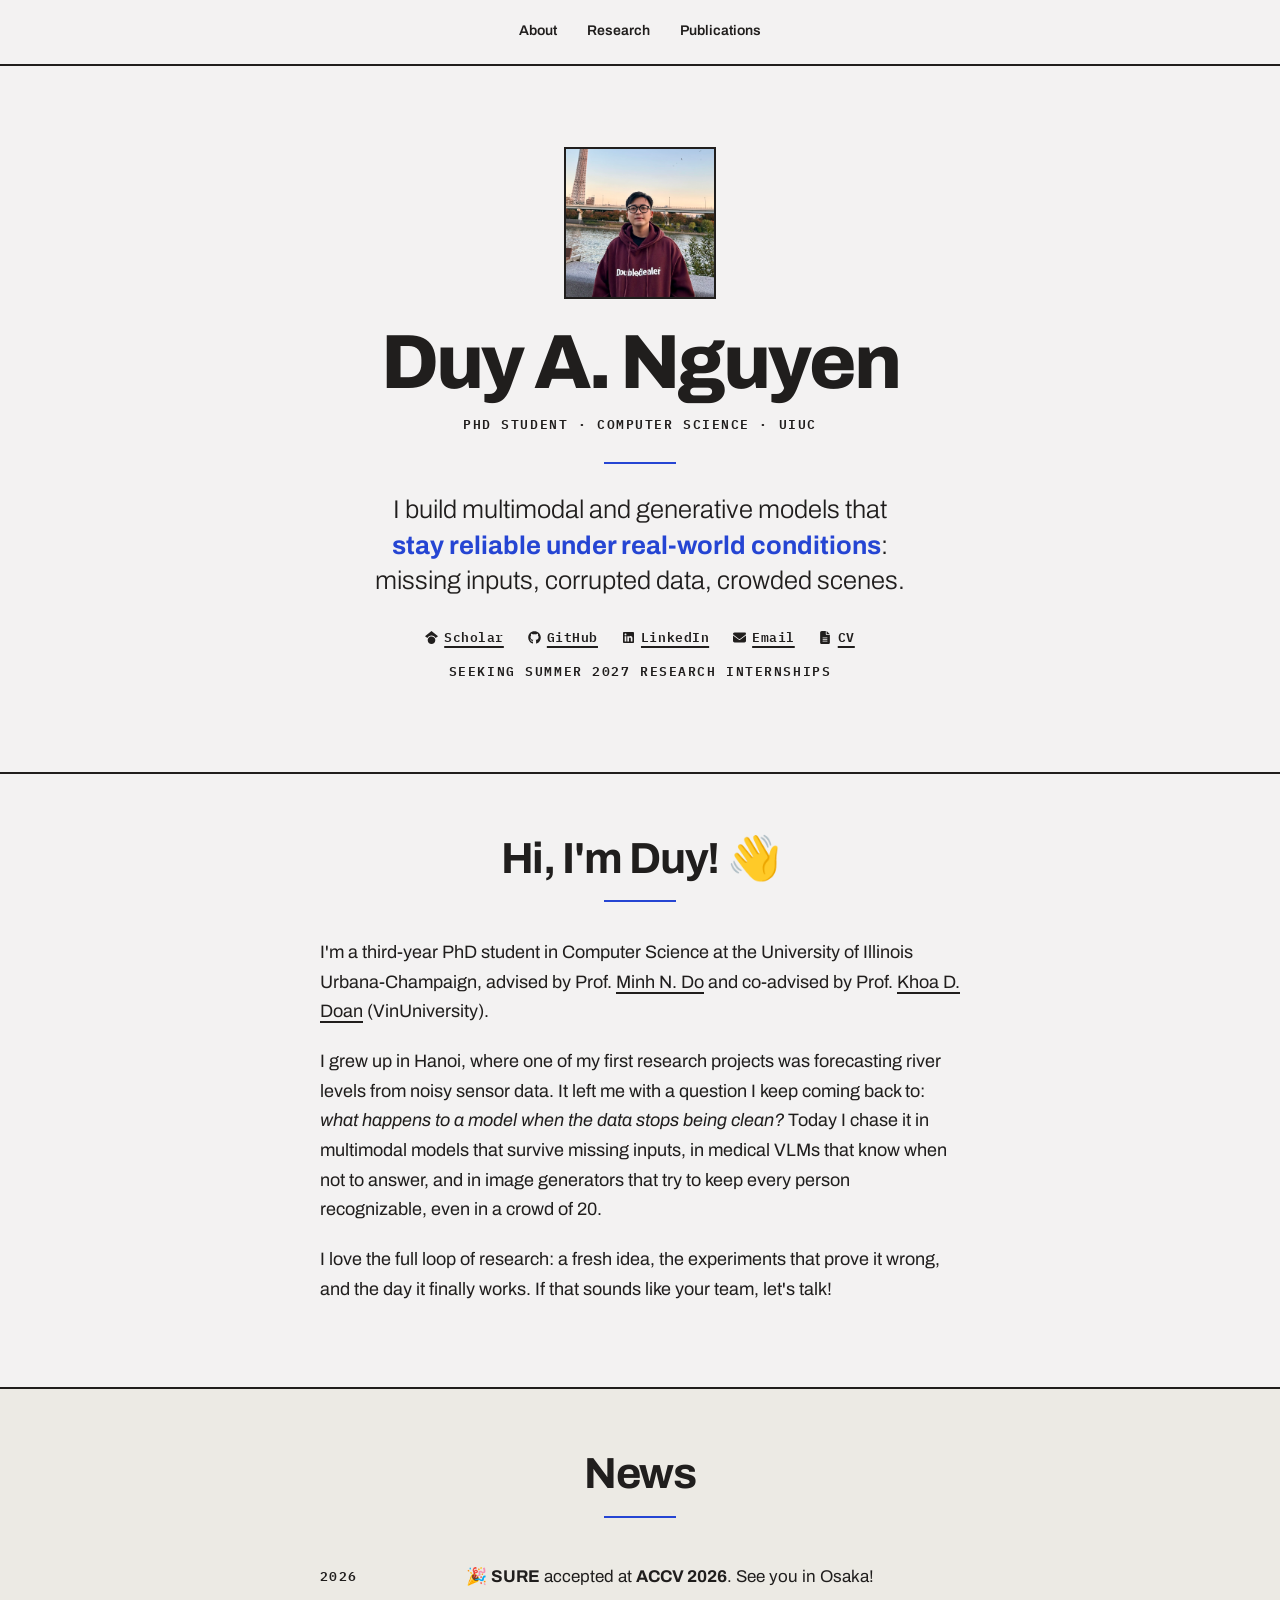
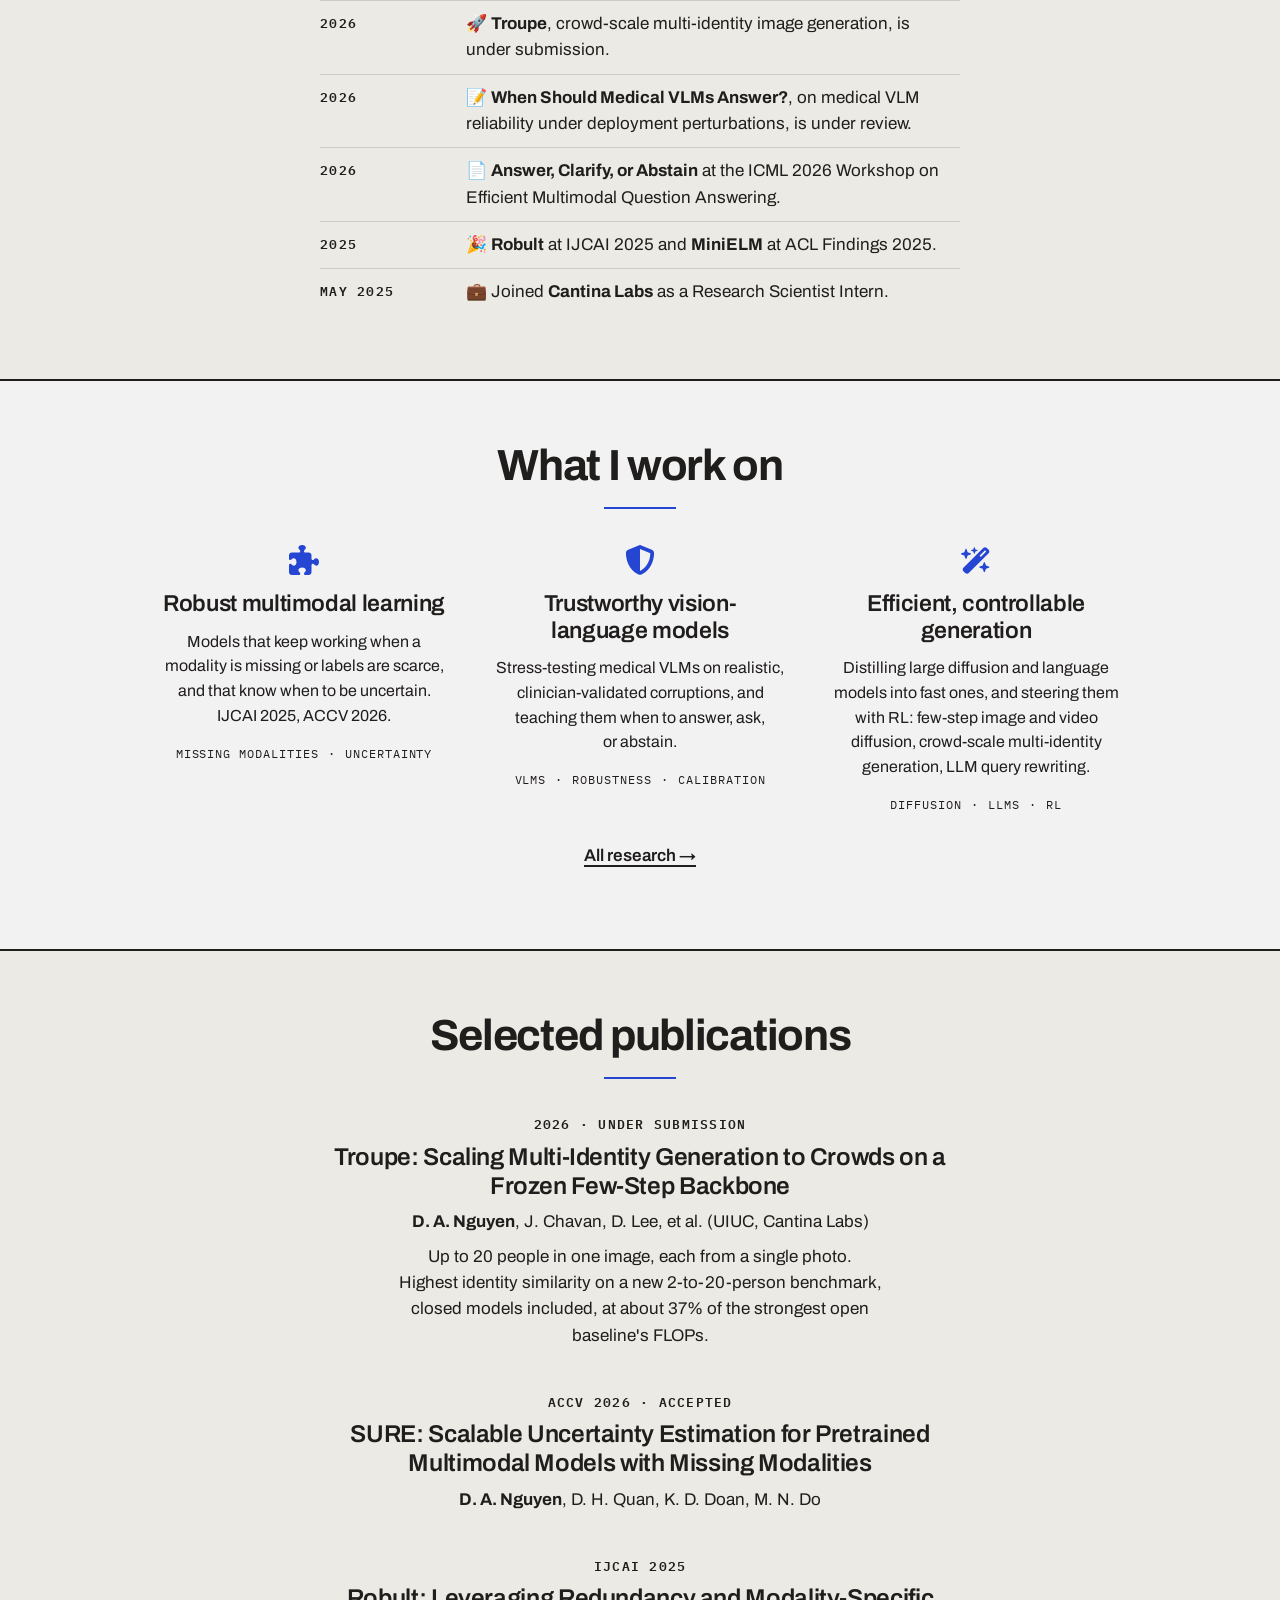
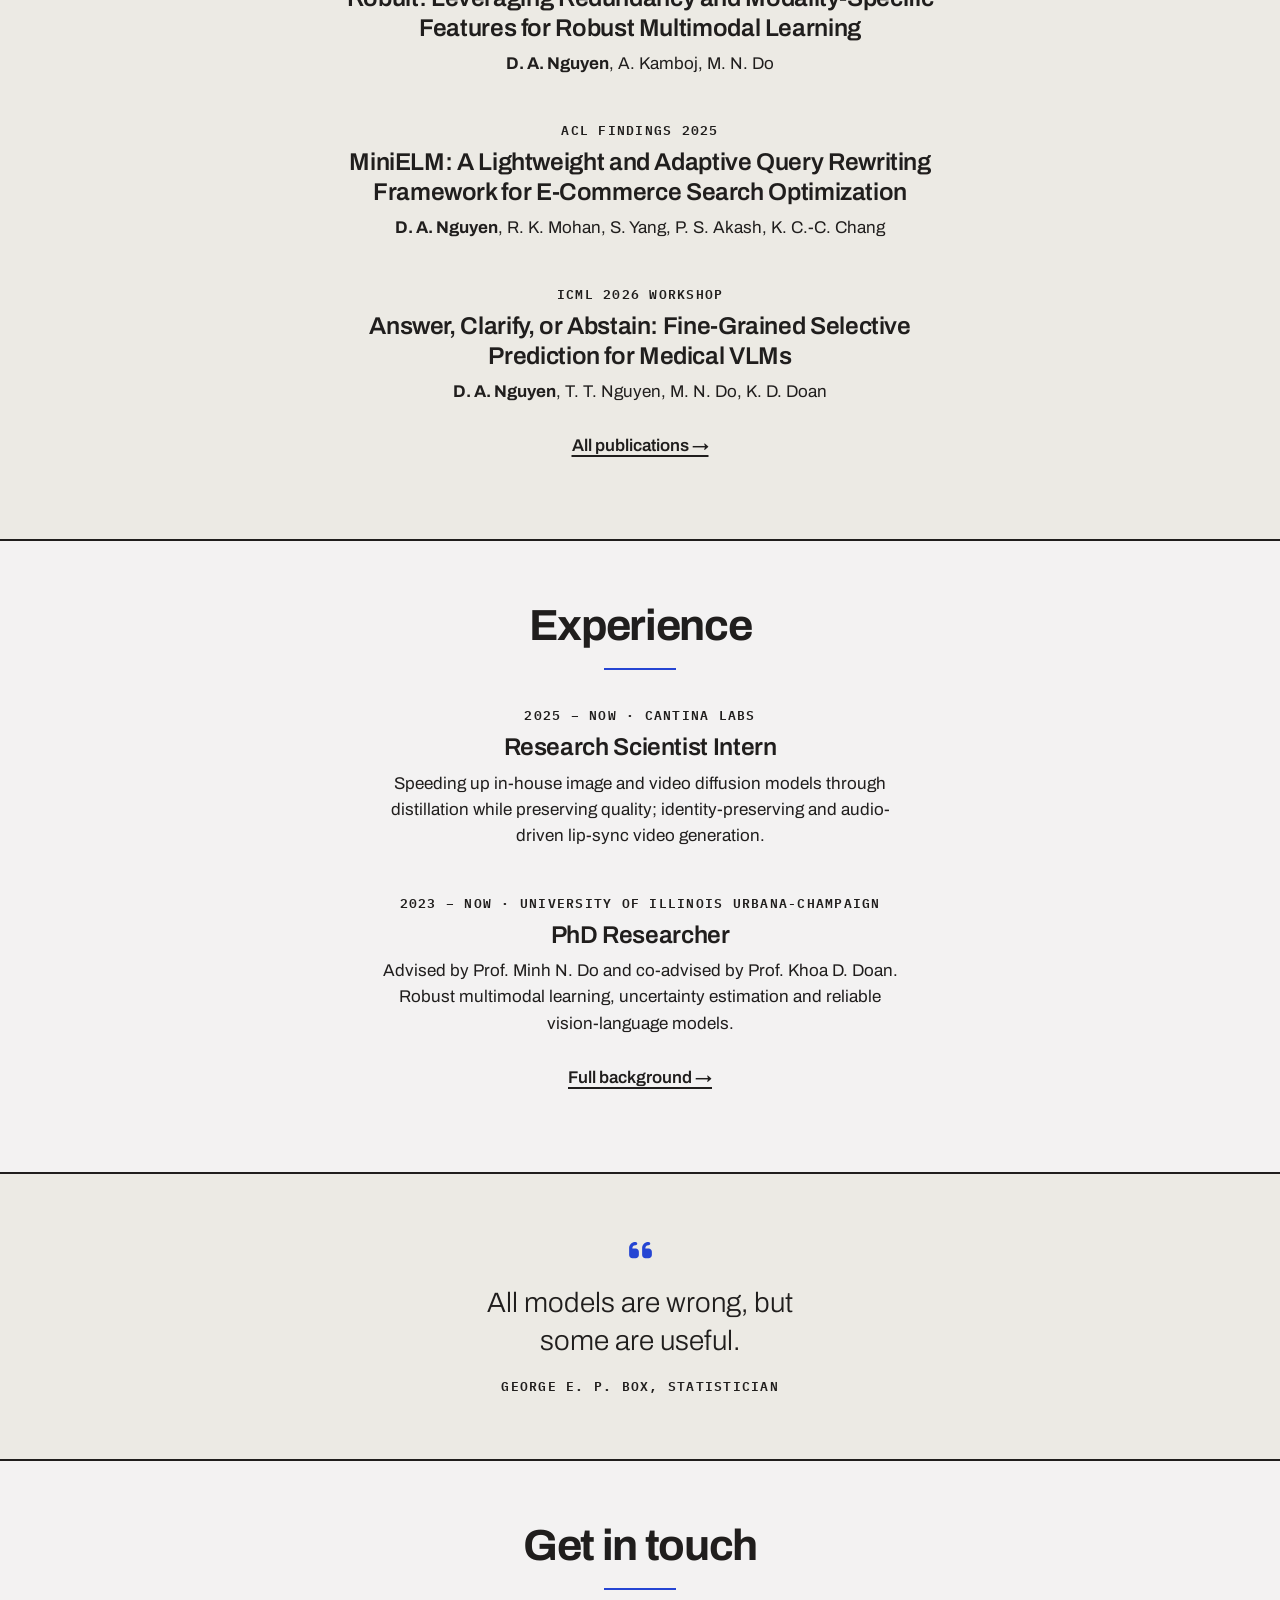
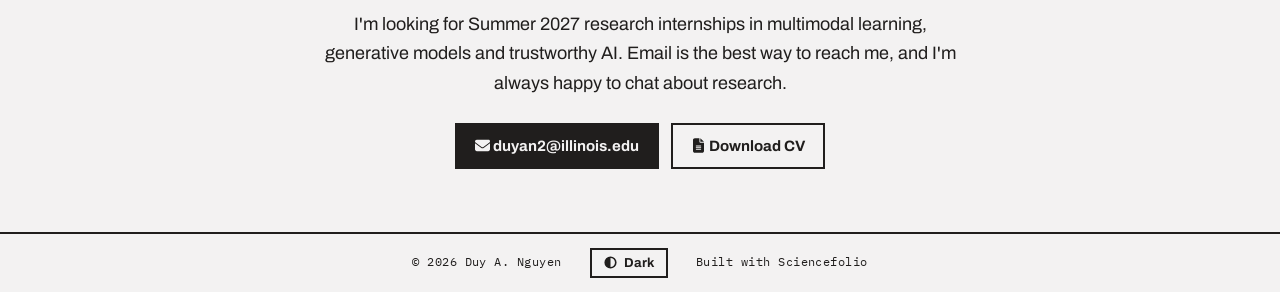
<file: index.html>
<!doctype html>
<!-- Type pack (grotesk or serif) is set once, in js/theme.js. -->
<html lang="en">
<head>
<meta charset="utf-8">
<meta name="viewport" content="width=device-width, initial-scale=1">
<title>Duy A. Nguyen · Multimodal &amp; Generative AI</title>
<meta name="description" content="Duy A. Nguyen, PhD student in Computer Science at UIUC, working on robust multimodal learning, trustworthy vision-language models and efficient generative models. Seeking Summer 2027 research internships.">
<link rel="icon" href="images/favicon.svg" type="image/svg+xml">
<link rel="preconnect" href="https://fonts.googleapis.com">
<link rel="preconnect" href="https://fonts.gstatic.com" crossorigin>
<link rel="stylesheet" href="https://fonts.googleapis.com/css2?family=Archivo:wght@300;400;600;700;800&family=IBM+Plex+Mono:wght@400;600&display=swap">
<link rel="stylesheet" href="css/tokens.css">
<link rel="stylesheet" href="css/site.css">
<script src="js/theme.js"></script>
</head>
<body>

<nav class="nav" aria-label="Main">
  <a href="about.html">About</a>
  <a href="research.html">Research</a>
  <a href="work.html">Publications</a>
</nav>

<main>
  <!-- ============ HERO ============ -->
  <header class="hero">
    <figure class="portrait"><img src="images/portrait.jpg" alt="Portrait of Duy A. Nguyen" width="300" height="300"></figure>
    <h1>Duy A. Nguyen</h1>
    <p class="kicker">PhD Student · Computer Science · UIUC</p>
    <hr class="short-rule">
    <p class="statement">I build multimodal and generative models that <strong>stay reliable under real-world conditions</strong>: missing inputs, corrupted data, crowded scenes.</p>
    <ul class="profile-links">
      <li><a href="https://scholar.google.com/citations?user=-NRwc8EAAAAJ&amp;hl=en"><span class="ic ic-scholar" aria-hidden="true"></span>Scholar</a></li>
      <li><a href="https://github.com/anhduy0911"><span class="ic ic-github" aria-hidden="true"></span>GitHub</a></li>
      <li><a href="https://www.linkedin.com/in/duy-nguyen-31b5791b1/"><span class="ic ic-linkedin" aria-hidden="true"></span>LinkedIn</a></li>
      <li><a href="mailto:duyan2@illinois.edu"><span class="ic ic-email" aria-hidden="true"></span>Email</a></li>
      <li><a href="files/cv.pdf"><span class="ic ic-cv" aria-hidden="true"></span>CV</a></li>
    </ul>
    <p class="kicker">Seeking Summer 2027 research internships</p>
  </header>

  <!-- ============ HELLO ============ -->
  <section class="section" aria-labelledby="hello-h">
    <div class="wrap">
      <div class="section-head">
        <h2 id="hello-h">Hi, I'm Duy! <span aria-hidden="true">👋</span></h2>
        <hr class="short-rule">
      </div>
      <div class="prose">
        <p>I'm a third-year PhD student in Computer Science at the University of Illinois Urbana-Champaign, advised by Prof. <a href="https://minhdo.ece.illinois.edu/">Minh N. Do</a> and co-advised by Prof. <a href="https://mail-research.com/">Khoa D. Doan</a> (VinUniversity).</p>
        <p>I grew up in Hanoi, where one of my first research projects was forecasting river levels from noisy sensor data. It left me with a question I keep coming back to: <em>what happens to a model when the data stops being clean?</em> Today I chase it in multimodal models that survive missing inputs, in medical VLMs that know when not to answer, and in image generators that try to keep every person recognizable, even in a crowd of 20.</p>
        <p>I love the full loop of research: a fresh idea, the experiments that prove it wrong, and the day it finally works. If that sounds like your team, let's talk!</p>
      </div>
    </div>
  </section>

  <!-- ============ NEWS ============ -->
  <section class="section tint" aria-labelledby="news-h">
    <div class="wrap">
      <div class="section-head">
        <h2 id="news-h">News</h2>
        <hr class="short-rule">
      </div>
      <ul class="news">
        <li><span class="news-date">2026</span><span><span aria-hidden="true">🎉</span> <strong>SURE</strong> accepted at <strong>ACCV 2026</strong>. See you in Osaka!</span></li>
        <li><span class="news-date">2026</span><span><span aria-hidden="true">🚀</span> <strong>Troupe</strong>, crowd-scale multi-identity image generation, is under submission.</span></li>
        <li><span class="news-date">2026</span><span><span aria-hidden="true">📝</span> <strong>When Should Medical VLMs Answer?</strong>, on medical VLM reliability under deployment perturbations, is under review.</span></li>
        <li><span class="news-date">2026</span><span><span aria-hidden="true">📄</span> <strong>Answer, Clarify, or Abstain</strong> at the ICML 2026 Workshop on Efficient Multimodal Question Answering.</span></li>
        <li><span class="news-date">2025</span><span><span aria-hidden="true">🎉</span> <strong>Robult</strong> at IJCAI 2025 and <strong>MiniELM</strong> at ACL Findings 2025.</span></li>
        <li><span class="news-date">May 2025</span><span><span aria-hidden="true">💼</span> Joined <strong>Cantina Labs</strong> as a Research Scientist Intern.</span></li>
      </ul>
    </div>
  </section>

  <!-- ============ WHAT I WORK ON ============ -->
  <section class="section" aria-labelledby="work-h">
    <div class="wrap">
      <div class="section-head">
        <h2 id="work-h">What I work on</h2>
        <hr class="short-rule">
      </div>
      <div class="cols3">
        <article class="col">
          <span class="ic ic-puzzle col-icon" aria-hidden="true"></span>
          <h3>Robust multimodal learning</h3>
          <p>Models that keep working when a modality is missing or labels are scarce, and that know when to be uncertain. IJCAI&nbsp;2025, ACCV&nbsp;2026.</p>
          <div class="tags"><span class="tag">Missing modalities</span><span class="tag">Uncertainty</span></div>
        </article>
        <article class="col">
          <span class="ic ic-shield col-icon" aria-hidden="true"></span>
          <h3>Trustworthy vision-language models</h3>
          <p>Stress-testing medical VLMs on realistic, clinician-validated corruptions, and teaching them when to answer, ask, or abstain.</p>
          <div class="tags"><span class="tag">VLMs</span><span class="tag">Robustness</span><span class="tag">Calibration</span></div>
        </article>
        <article class="col">
          <span class="ic ic-wand col-icon" aria-hidden="true"></span>
          <h3>Efficient, controllable generation</h3>
          <p>Distilling large diffusion and language models into fast ones, and steering them with RL: few-step image and video diffusion, crowd-scale multi-identity generation, LLM query rewriting.</p>
          <div class="tags"><span class="tag">Diffusion</span><span class="tag">LLMs</span><span class="tag">RL</span></div>
        </article>
      </div>
      <p class="more"><a href="research.html">All research →</a></p>
    </div>
  </section>

  <!-- ============ SELECTED PUBLICATIONS ============ -->
  <section class="section tint" aria-labelledby="sel-h">
    <div class="wrap">
      <div class="section-head">
        <h2 id="sel-h">Selected publications</h2>
        <hr class="short-rule">
      </div>
      <div class="entries">
        <article class="entry">
          <p class="when">2026 · Under submission</p>
          <h3><a href="research.html">Troupe: Scaling Multi-Identity Generation to Crowds on a Frozen Few-Step Backbone</a></h3>
          <p><strong>D. A. Nguyen</strong>, J. Chavan, D. Lee, et al. (UIUC, Cantina Labs)</p>
          <p>Up to 20 people in one image, each from a single photo. Highest identity similarity on a new 2-to-20-person benchmark, closed models included, at about 37% of the strongest open baseline's FLOPs.</p>
        </article>
        <article class="entry">
          <p class="when">ACCV 2026 · Accepted</p>
          <h3><a href="work.html">SURE: Scalable Uncertainty Estimation for Pretrained Multimodal Models with Missing Modalities</a></h3>
          <p><strong>D. A. Nguyen</strong>, D. H. Quan, K. D. Doan, M. N. Do</p>
        </article>
        <article class="entry">
          <p class="when">IJCAI 2025</p>
          <h3><a href="https://www.ijcai.org/proceedings/2025/666">Robult: Leveraging Redundancy and Modality-Specific Features for Robust Multimodal Learning</a></h3>
          <p><strong>D. A. Nguyen</strong>, A. Kamboj, M. N. Do</p>
        </article>
        <article class="entry">
          <p class="when">ACL Findings 2025</p>
          <h3><a href="https://aclanthology.org/2025.findings-acl.363">MiniELM: A Lightweight and Adaptive Query Rewriting Framework for E-Commerce Search Optimization</a></h3>
          <p><strong>D. A. Nguyen</strong>, R. K. Mohan, S. Yang, P. S. Akash, K. C.-C. Chang</p>
        </article>
        <article class="entry">
          <p class="when">ICML 2026 Workshop</p>
          <h3><a href="work.html">Answer, Clarify, or Abstain: Fine-Grained Selective Prediction for Medical VLMs</a></h3>
          <p><strong>D. A. Nguyen</strong>, T. T. Nguyen, M. N. Do, K. D. Doan</p>
        </article>
      </div>
      <p class="more"><a href="work.html">All publications →</a></p>
    </div>
  </section>

  <!-- ============ EXPERIENCE ============ -->
  <section class="section" aria-labelledby="exp-h">
    <div class="wrap">
      <div class="section-head">
        <h2 id="exp-h">Experience</h2>
        <hr class="short-rule">
      </div>
      <div class="entries">
        <article class="entry">
          <p class="when">2025 – now · Cantina Labs</p>
          <h3>Research Scientist Intern</h3>
          <p>Speeding up in-house image and video diffusion models through distillation while preserving quality; identity-preserving and audio-driven lip-sync video generation.</p>
        </article>
        <article class="entry">
          <p class="when">2023 – now · University of Illinois Urbana-Champaign</p>
          <h3>PhD Researcher</h3>
          <p>Advised by Prof. Minh N. Do and co-advised by Prof. Khoa D. Doan. Robust multimodal learning, uncertainty estimation and reliable vision-language models.</p>
        </article>
      </div>
      <p class="more"><a href="about.html">Full background →</a></p>
    </div>
  </section>

  <!-- ============ QUOTE ============ -->
  <section class="section tint" aria-label="A quote I like">
    <figure class="quote">
      <span class="ic ic-quote" aria-hidden="true"></span>
      <blockquote><p>All models are wrong, but some are useful.</p></blockquote>
      <figcaption><cite>George E. P. Box, statistician</cite></figcaption>
    </figure>
  </section>

  <!-- ============ CONTACT ============ -->
  <section class="section" id="contact" aria-labelledby="contact-h">
    <div class="wrap" style="text-align:center">
      <div class="section-head" style="margin-bottom:20px">
        <h2 id="contact-h">Get in touch</h2>
        <hr class="short-rule">
      </div>
      <p class="prose">I'm looking for Summer 2027 research internships in multimodal learning, generative models and trustworthy AI. Email is the best way to reach me, and I'm always happy to chat about research.</p>
      <div class="btn-row">
        <a class="btn" href="mailto:duyan2@illinois.edu"><span class="ic ic-email" aria-hidden="true"></span> duyan2@illinois.edu</a>
        <a class="btn btn-line" href="files/cv.pdf"><span class="ic ic-cv" aria-hidden="true"></span> Download CV</a>
      </div>
    </div>
  </section>
</main>

<footer class="foot">
  <a href="index.html">© 2026 Duy A. Nguyen</a>
  <button type="button" class="toggle" data-theme-toggle aria-pressed="false"><svg viewBox="0 0 16 16" width="13" height="13" aria-hidden="true"><circle cx="8" cy="8" r="6.5" fill="none" stroke="currentColor" stroke-width="2"/><path d="M8 1.5a6.5 6.5 0 0 0 0 13z" fill="currentColor"/></svg><span data-theme-label>Dark</span></button>
  <a href="https://github.com/tuannguyen8390/sciencefolio" rel="noopener">Built with Sciencefolio</a>
</footer>

</body>
</html>
</file>
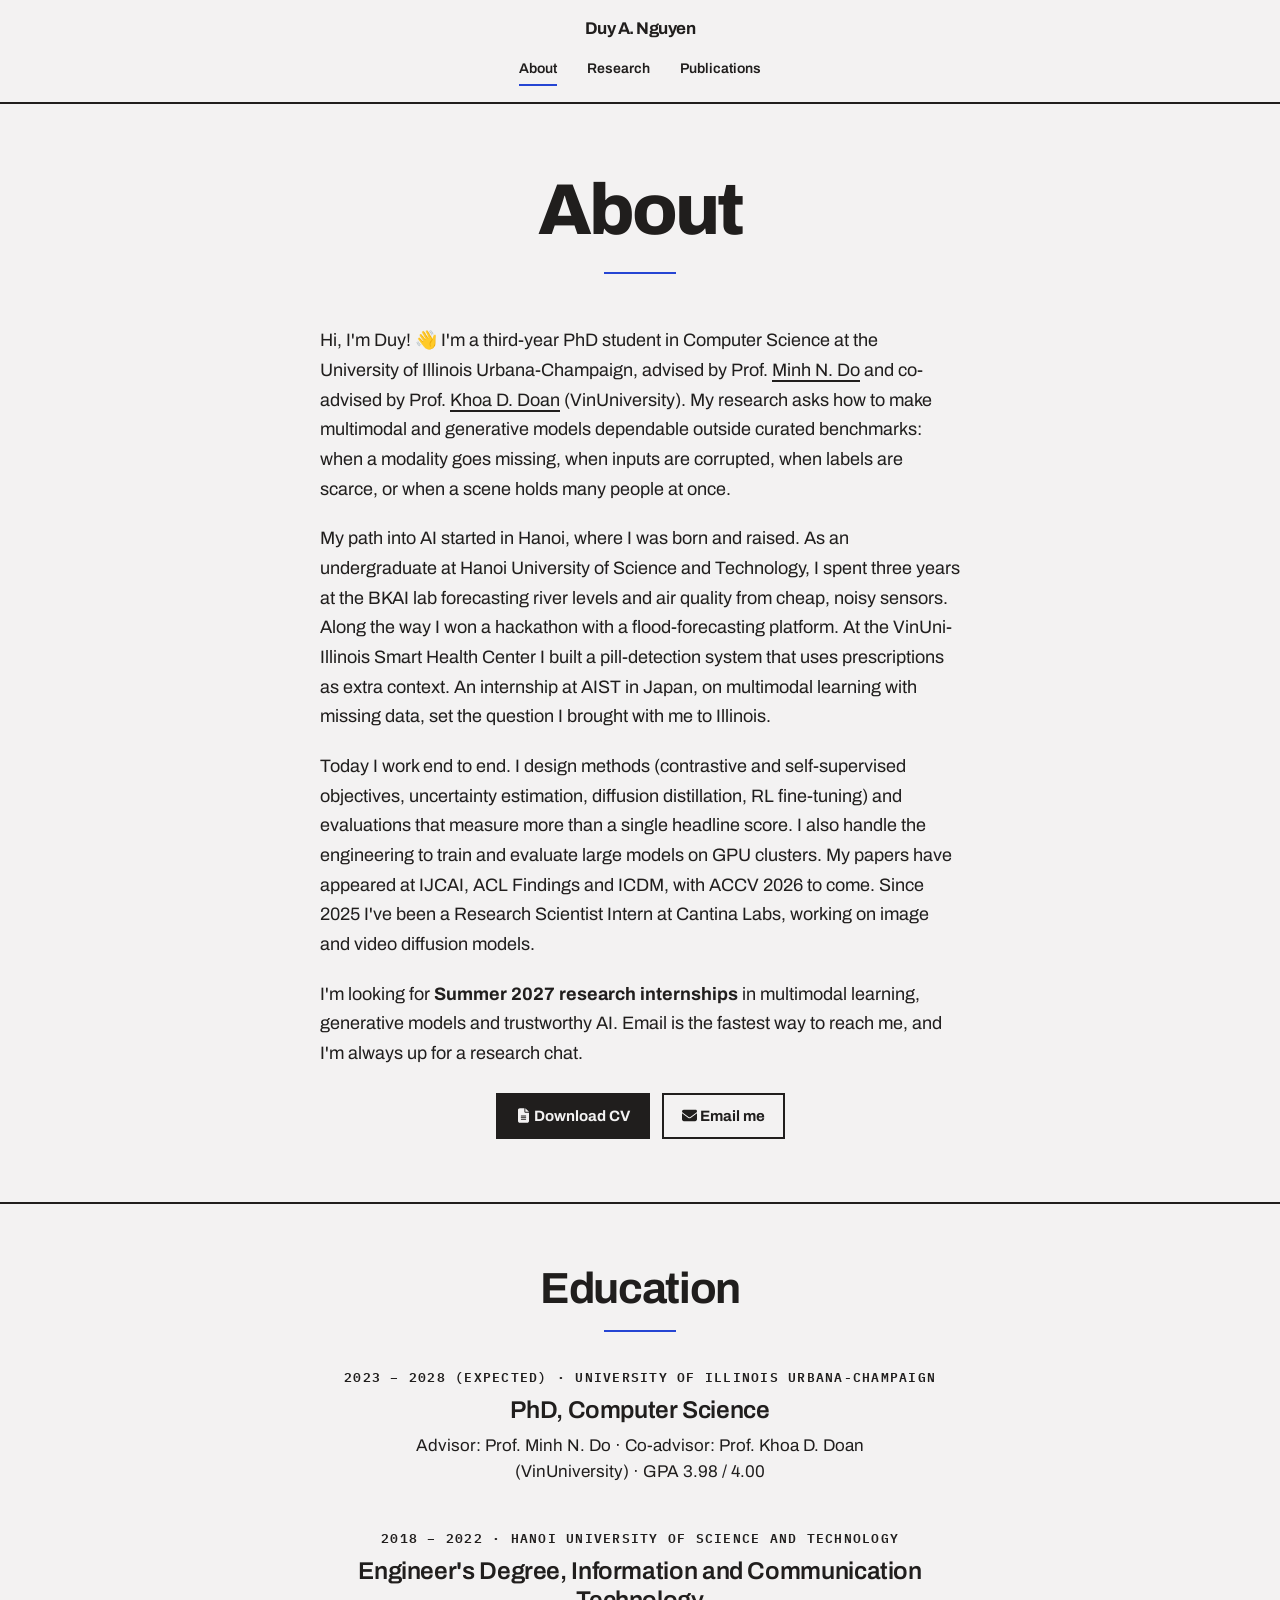
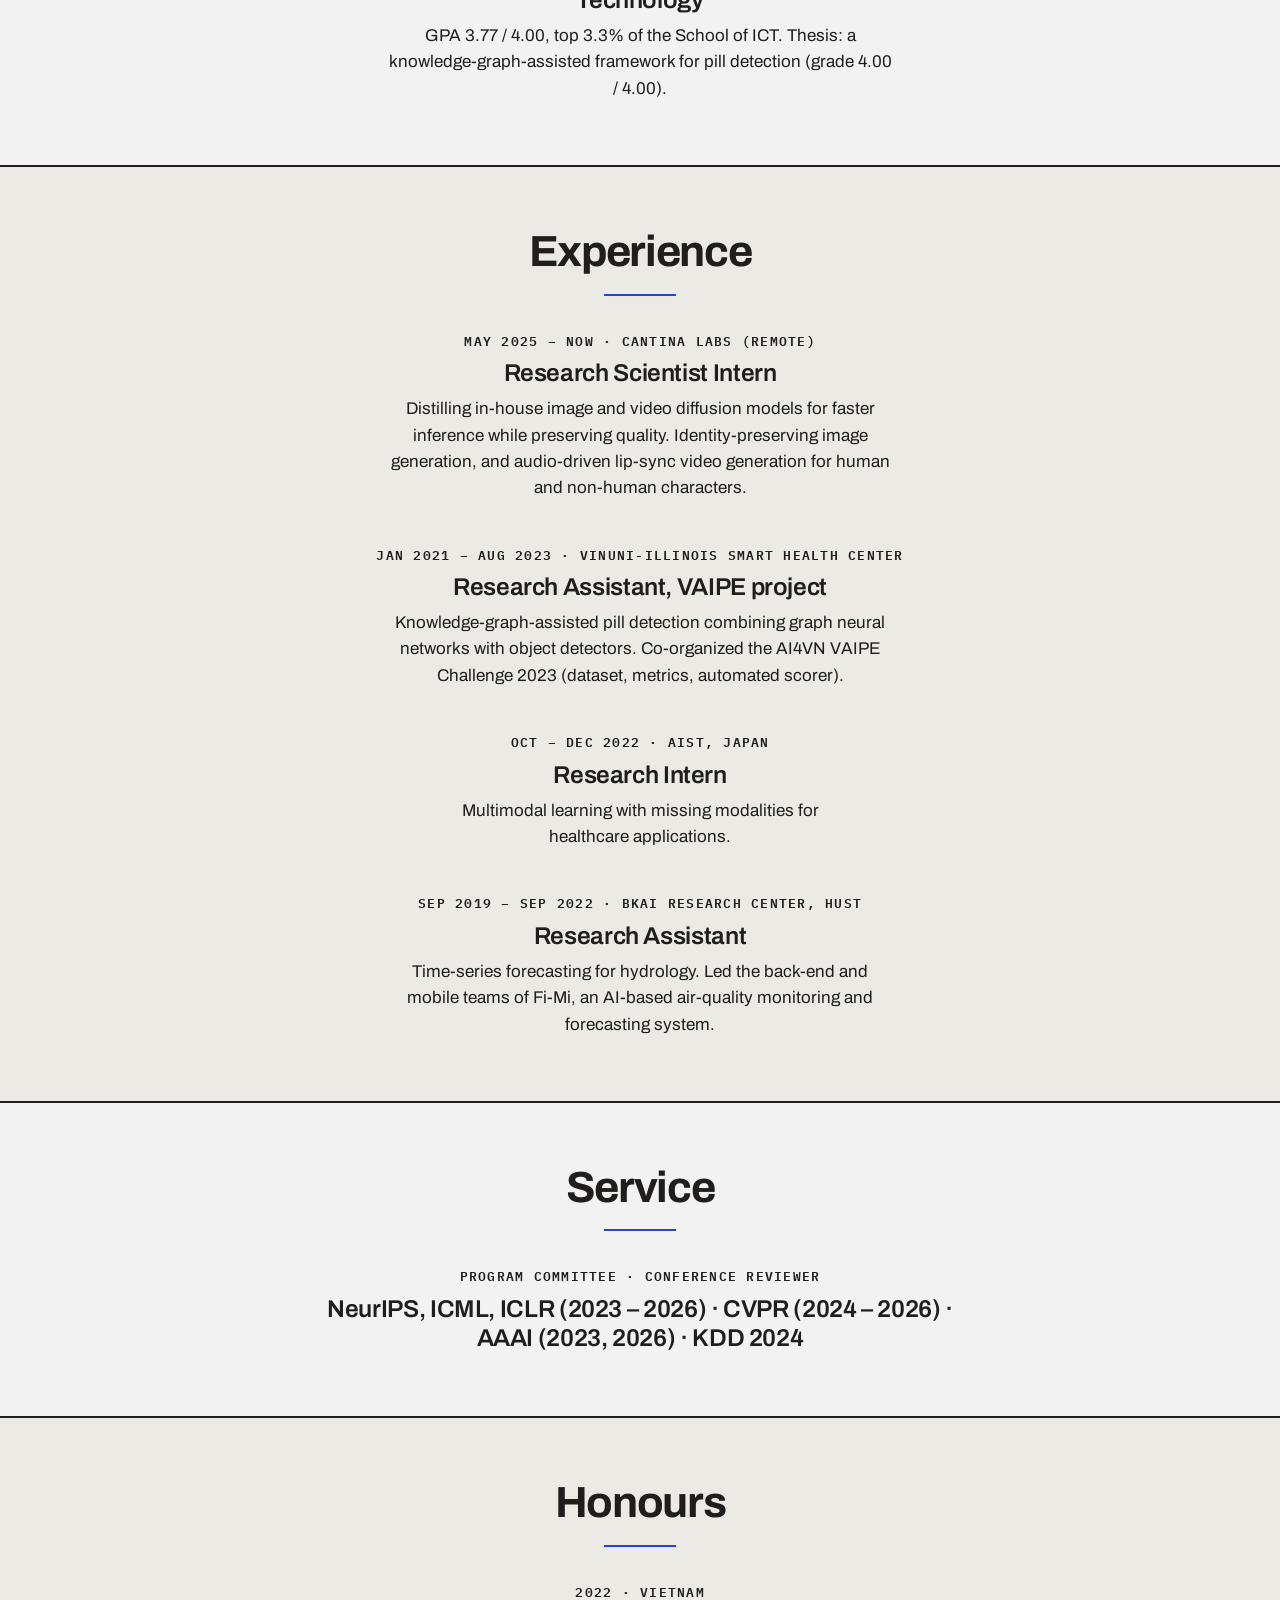
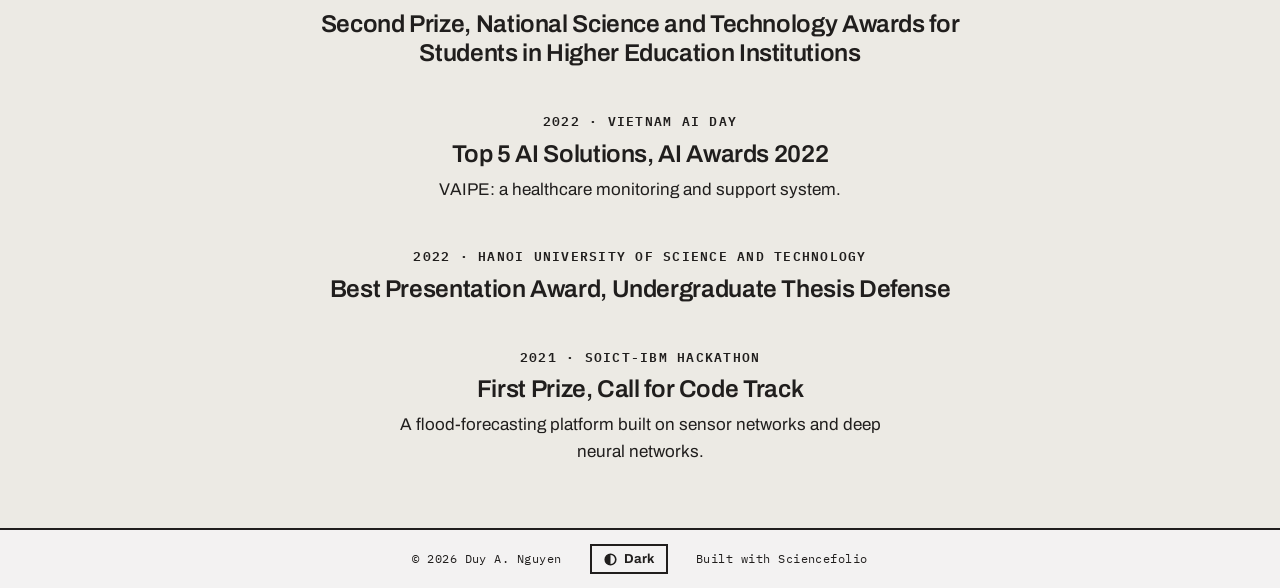
<file: about.html>
<!doctype html>
<html lang="en">
<head>
<meta charset="utf-8">
<meta name="viewport" content="width=device-width, initial-scale=1">
<title>About · Duy A. Nguyen</title>
<meta name="description" content="Biography, education, experience, service and honours of Duy A. Nguyen, PhD student in Computer Science at UIUC.">
<link rel="icon" href="images/favicon.svg" type="image/svg+xml">
<link rel="preconnect" href="https://fonts.googleapis.com">
<link rel="preconnect" href="https://fonts.gstatic.com" crossorigin>
<link rel="stylesheet" href="https://fonts.googleapis.com/css2?family=Archivo:wght@300;400;600;700;800&family=IBM+Plex+Mono:wght@400;600&display=swap">
<link rel="stylesheet" href="css/tokens.css">
<link rel="stylesheet" href="css/site.css">
<script src="js/theme.js"></script>
</head>
<body>

<nav class="nav" aria-label="Main">
  <a class="nav-name" href="index.html">Duy A. Nguyen</a>
  <a href="about.html" aria-current="page">About</a>
  <a href="research.html">Research</a>
  <a href="work.html">Publications</a>
</nav>

<main>
  <header class="page-head">
    <h1>About</h1>
    <hr class="short-rule">
  </header>

  <section class="section flush-top">
    <div class="prose">
      <p>Hi, I'm Duy! <span aria-hidden="true">👋</span> I'm a third-year PhD student in Computer Science at the University of Illinois Urbana-Champaign, advised by Prof. <a href="https://minhdo.ece.illinois.edu/">Minh N. Do</a> and co-advised by Prof. <a href="https://mail-research.com/">Khoa D. Doan</a> (VinUniversity). My research asks how to make multimodal and generative models dependable outside curated benchmarks: when a modality goes missing, when inputs are corrupted, when labels are scarce, or when a scene holds many people at once.</p>
      <p>My path into AI started in Hanoi, where I was born and raised. As an undergraduate at Hanoi University of Science and Technology, I spent three years at the BKAI lab forecasting river levels and air quality from cheap, noisy sensors. Along the way I won a hackathon with a flood-forecasting platform. At the VinUni-Illinois Smart Health Center I built a pill-detection system that uses prescriptions as extra context. An internship at AIST in Japan, on multimodal learning with missing data, set the question I brought with me to Illinois.</p>
      <p>Today I work end to end. I design methods (contrastive and self-supervised objectives, uncertainty estimation, diffusion distillation, RL fine-tuning) and evaluations that measure more than a single headline score. I also handle the engineering to train and evaluate large models on GPU clusters. My papers have appeared at IJCAI, ACL Findings and ICDM, with ACCV 2026 to come. Since 2025 I've been a Research Scientist Intern at Cantina Labs, working on image and video diffusion models.</p>
      <p>I'm looking for <strong>Summer 2027 research internships</strong> in multimodal learning, generative models and trustworthy AI. Email is the fastest way to reach me, and I'm always up for a research chat.</p>
    </div>
    <div class="btn-row">
      <a class="btn" href="files/cv.pdf"><span class="ic ic-cv" aria-hidden="true"></span> Download CV</a>
      <a class="btn btn-line" href="mailto:duyan2@illinois.edu"><span class="ic ic-email" aria-hidden="true"></span> Email me</a>
    </div>
  </section>

  <!-- ============ EDUCATION ============ -->
  <section class="section" aria-labelledby="edu-h">
    <div class="wrap">
      <div class="section-head">
        <h2 id="edu-h">Education</h2>
        <hr class="short-rule">
      </div>
      <div class="entries">
        <article class="entry">
          <p class="when">2023 – 2028 (expected) · University of Illinois Urbana-Champaign</p>
          <h3>PhD, Computer Science</h3>
          <p>Advisor: Prof. Minh N. Do · Co-advisor: Prof. Khoa D. Doan (VinUniversity) · GPA 3.98 / 4.00</p>
        </article>
        <article class="entry">
          <p class="when">2018 – 2022 · Hanoi University of Science and Technology</p>
          <h3>Engineer's Degree, Information and Communication Technology</h3>
          <p>GPA 3.77 / 4.00, top 3.3% of the School of ICT. Thesis: a knowledge-graph-assisted framework for pill detection (grade 4.00 / 4.00).</p>
        </article>
      </div>
    </div>
  </section>

  <!-- ============ EXPERIENCE ============ -->
  <section class="section tint" aria-labelledby="exp-h">
    <div class="wrap">
      <div class="section-head">
        <h2 id="exp-h">Experience</h2>
        <hr class="short-rule">
      </div>
      <div class="entries">
        <article class="entry">
          <p class="when">May 2025 – now · Cantina Labs (remote)</p>
          <h3>Research Scientist Intern</h3>
          <p>Distilling in-house image and video diffusion models for faster inference while preserving quality. Identity-preserving image generation, and audio-driven lip-sync video generation for human and non-human characters.</p>
        </article>
        <article class="entry">
          <p class="when">Jan 2021 – Aug 2023 · VinUni-Illinois Smart Health Center</p>
          <h3>Research Assistant, VAIPE project</h3>
          <p>Knowledge-graph-assisted pill detection combining graph neural networks with object detectors. Co-organized the AI4VN VAIPE Challenge 2023 (dataset, metrics, automated scorer).</p>
        </article>
        <article class="entry">
          <p class="when">Oct – Dec 2022 · AIST, Japan</p>
          <h3>Research Intern</h3>
          <p>Multimodal learning with missing modalities for healthcare applications.</p>
        </article>
        <article class="entry">
          <p class="when">Sep 2019 – Sep 2022 · BKAI Research Center, HUST</p>
          <h3>Research Assistant</h3>
          <p>Time-series forecasting for hydrology. Led the back-end and mobile teams of Fi-Mi, an AI-based air-quality monitoring and forecasting system.</p>
        </article>
      </div>
    </div>
  </section>

  <!-- ============ SERVICE ============ -->
  <section class="section" aria-labelledby="svc-h">
    <div class="wrap">
      <div class="section-head">
        <h2 id="svc-h">Service</h2>
        <hr class="short-rule">
      </div>
      <div class="entries">
        <article class="entry">
          <p class="when">Program committee · Conference reviewer</p>
          <h3>NeurIPS, ICML, ICLR (2023 – 2026) · CVPR (2024 – 2026) · AAAI (2023, 2026) · KDD 2024</h3>
        </article>
      </div>
    </div>
  </section>

  <!-- ============ HONOURS ============ -->
  <section class="section tint" aria-labelledby="hon-h">
    <div class="wrap">
      <div class="section-head">
        <h2 id="hon-h">Honours</h2>
        <hr class="short-rule">
      </div>
      <div class="entries">
        <article class="entry">
          <p class="when">2022 · Vietnam</p>
          <h3>Second Prize, National Science and Technology Awards for Students in Higher Education Institutions</h3>
        </article>
        <article class="entry">
          <p class="when">2022 · Vietnam AI Day</p>
          <h3>Top 5 AI Solutions, AI Awards 2022</h3>
          <p>VAIPE: a healthcare monitoring and support system.</p>
        </article>
        <article class="entry">
          <p class="when">2022 · Hanoi University of Science and Technology</p>
          <h3>Best Presentation Award, Undergraduate Thesis Defense</h3>
        </article>
        <article class="entry">
          <p class="when">2021 · SoICT-IBM Hackathon</p>
          <h3>First Prize, Call for Code Track</h3>
          <p>A flood-forecasting platform built on sensor networks and deep neural networks.</p>
        </article>
      </div>
    </div>
  </section>
</main>

<footer class="foot">
  <a href="index.html">© 2026 Duy A. Nguyen</a>
  <button type="button" class="toggle" data-theme-toggle aria-pressed="false"><svg viewBox="0 0 16 16" width="13" height="13" aria-hidden="true"><circle cx="8" cy="8" r="6.5" fill="none" stroke="currentColor" stroke-width="2"/><path d="M8 1.5a6.5 6.5 0 0 0 0 13z" fill="currentColor"/></svg><span data-theme-label>Dark</span></button>
  <a href="https://github.com/tuannguyen8390/sciencefolio" rel="noopener">Built with Sciencefolio</a>
</footer>

</body>
</html>
</file>
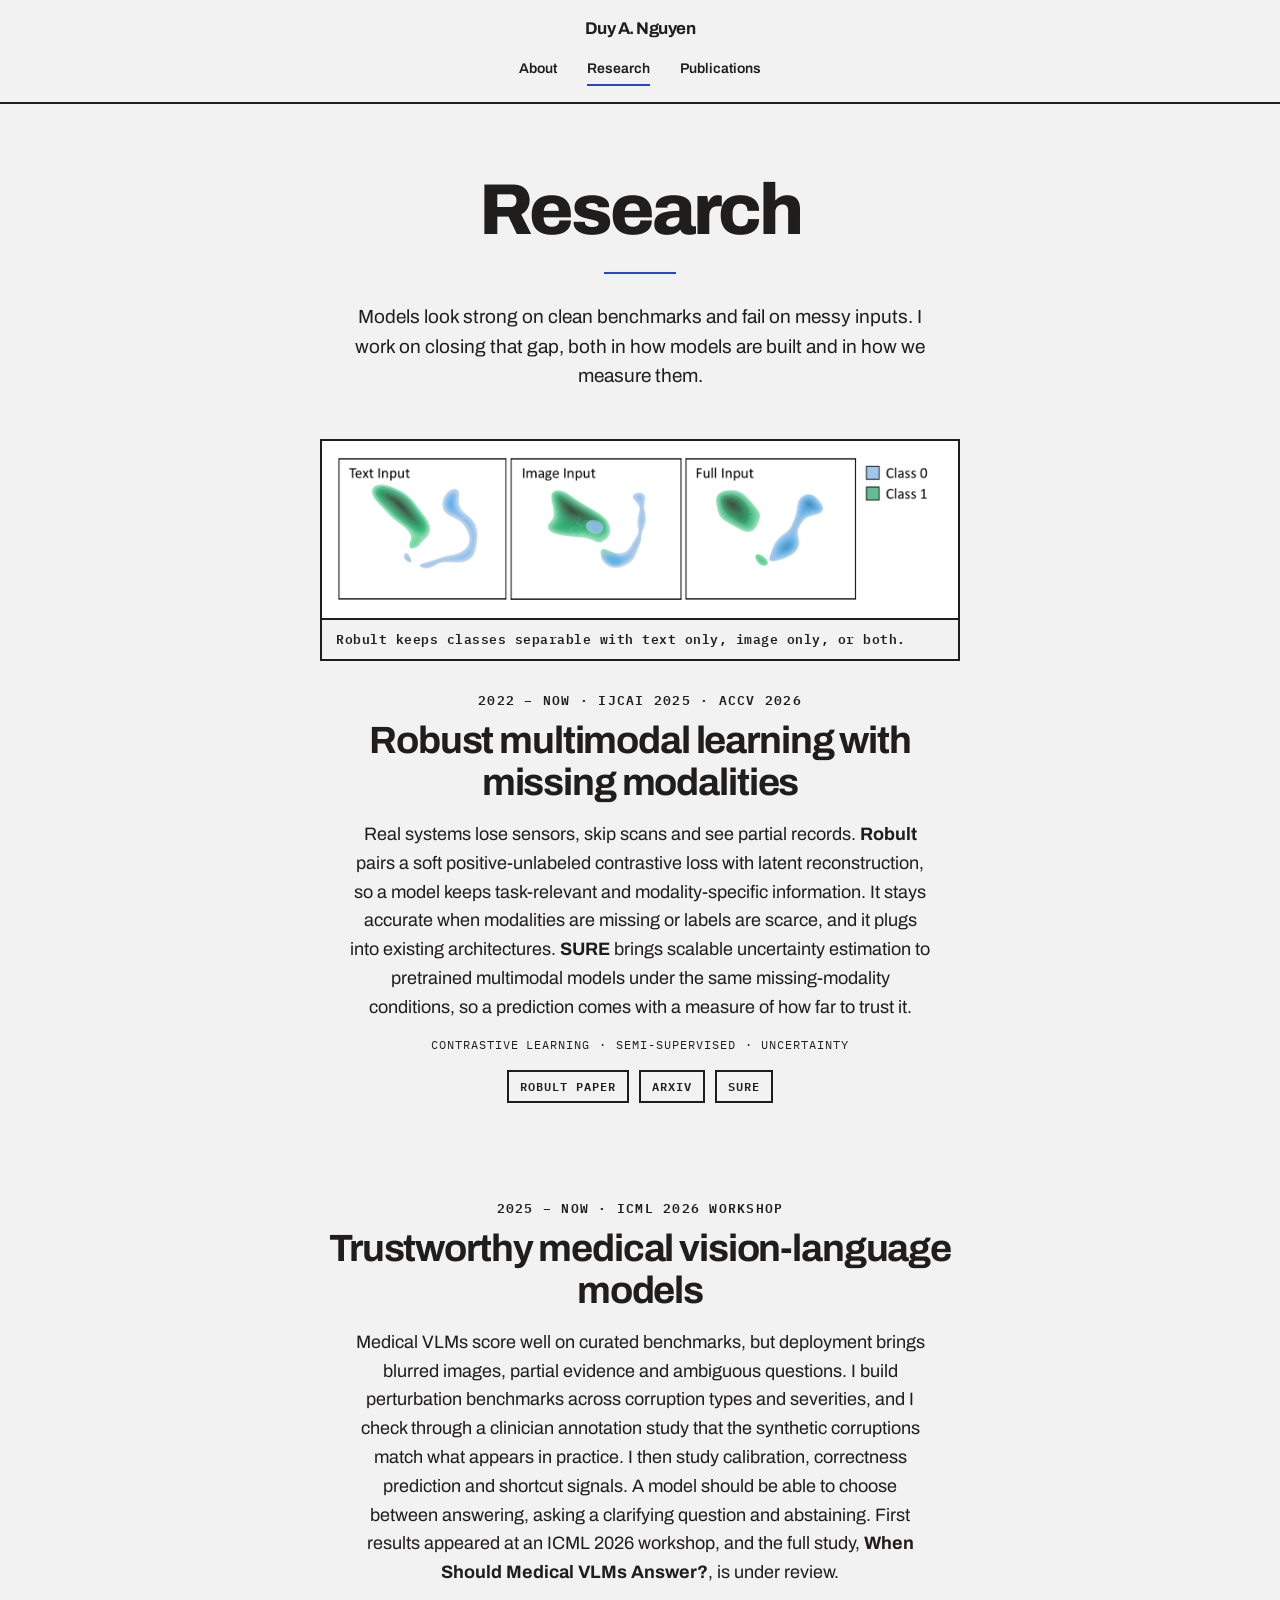
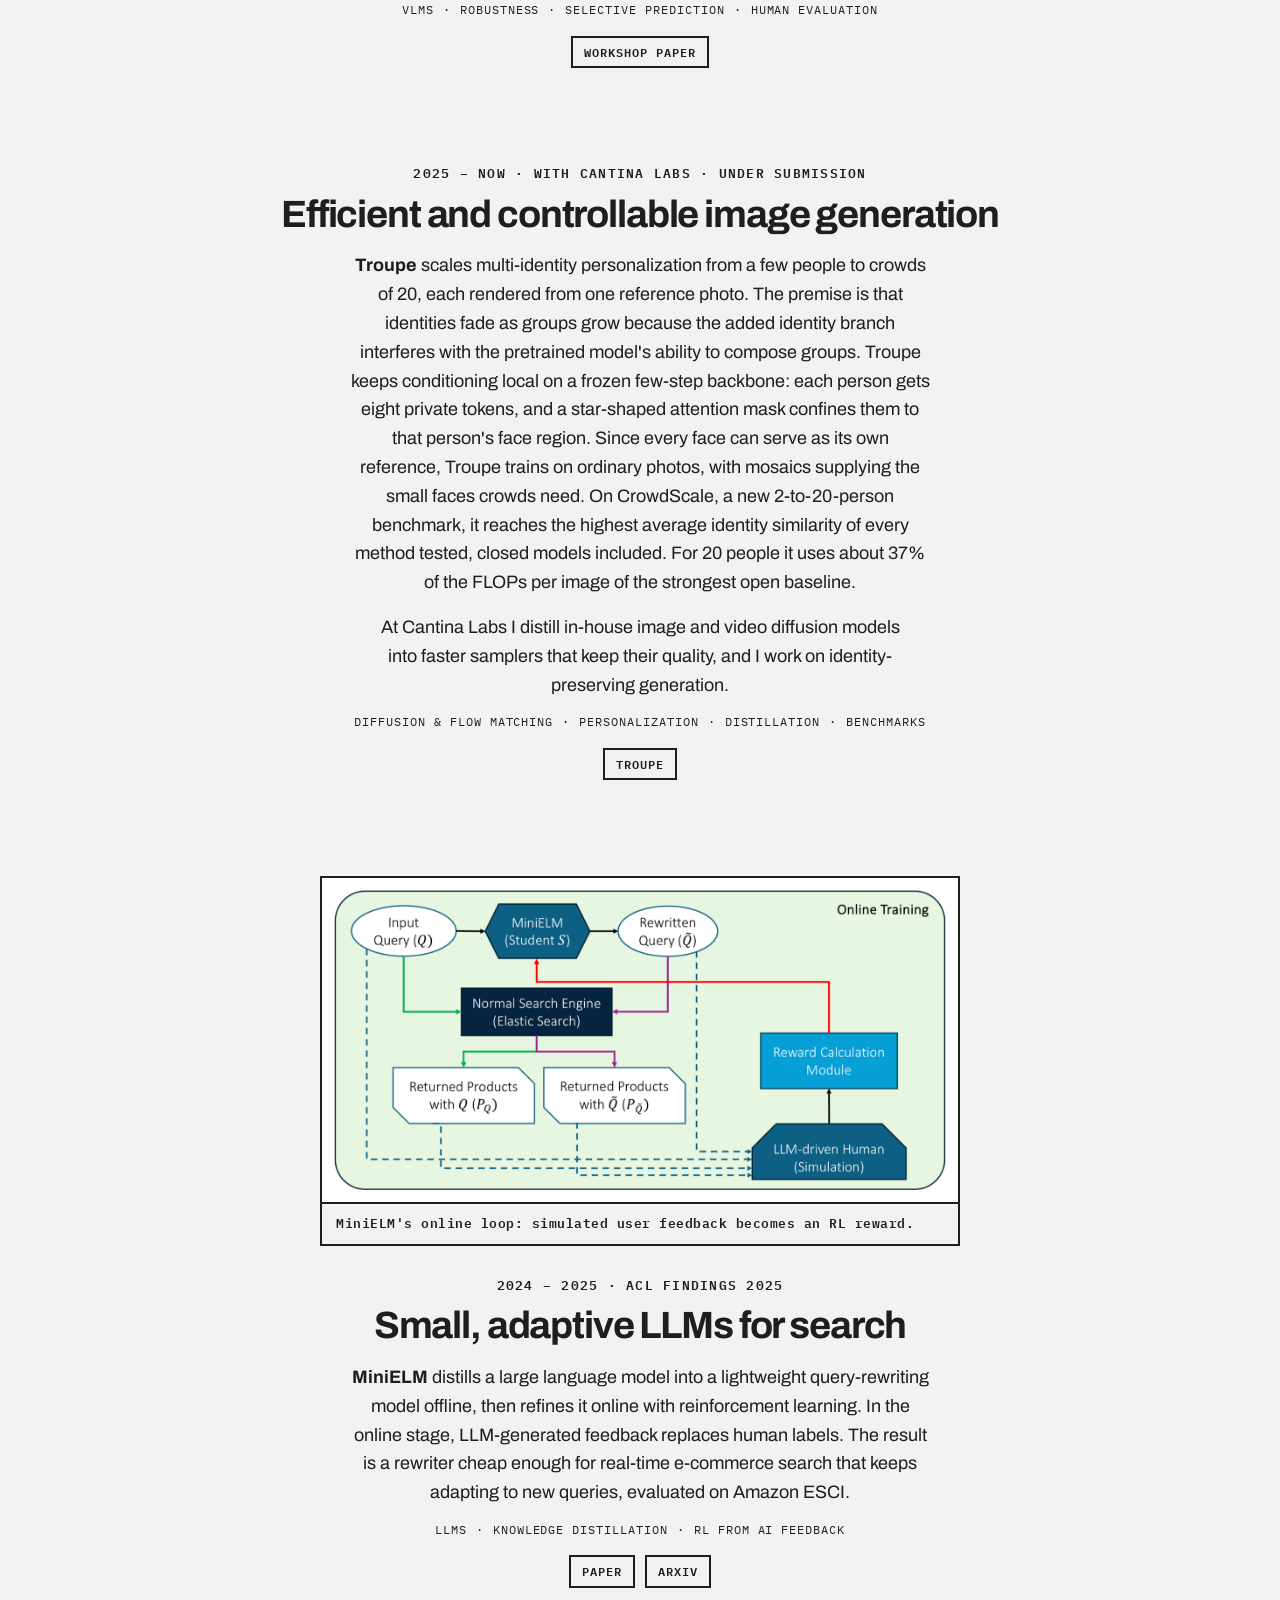
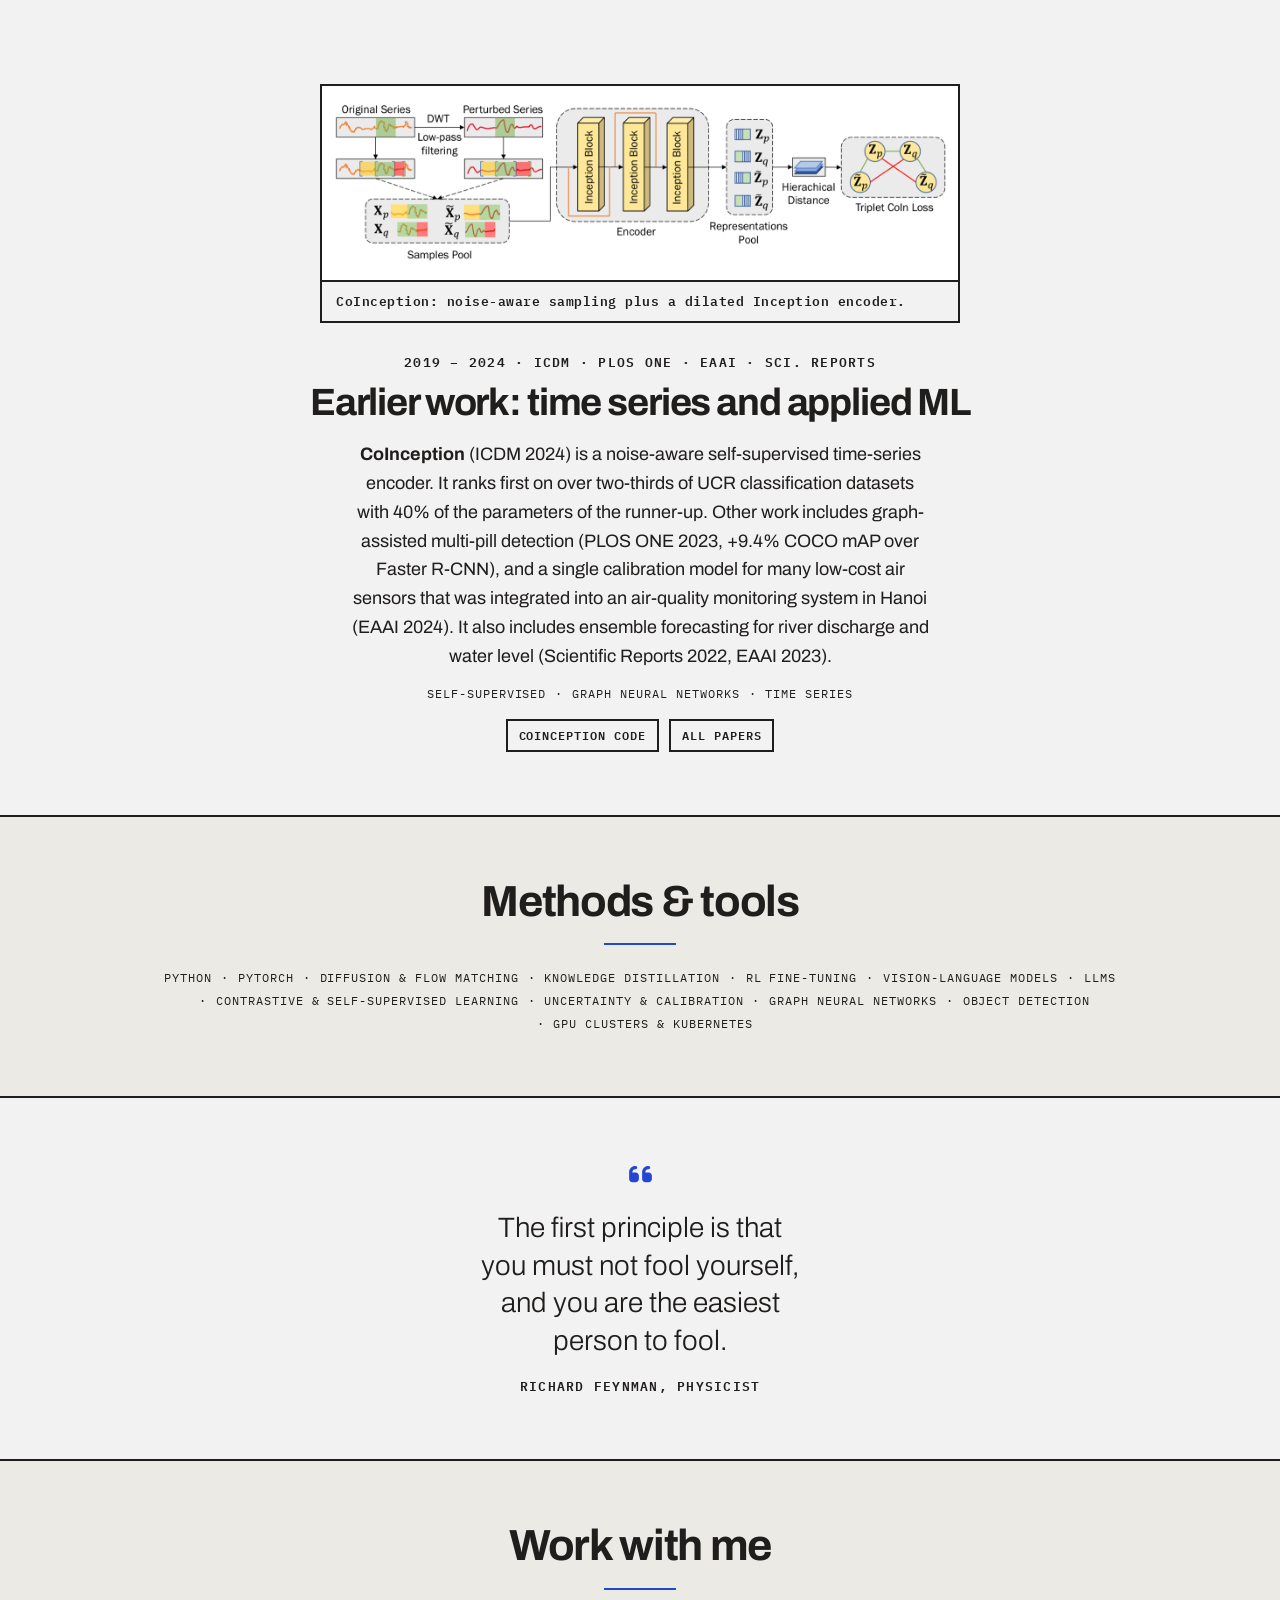
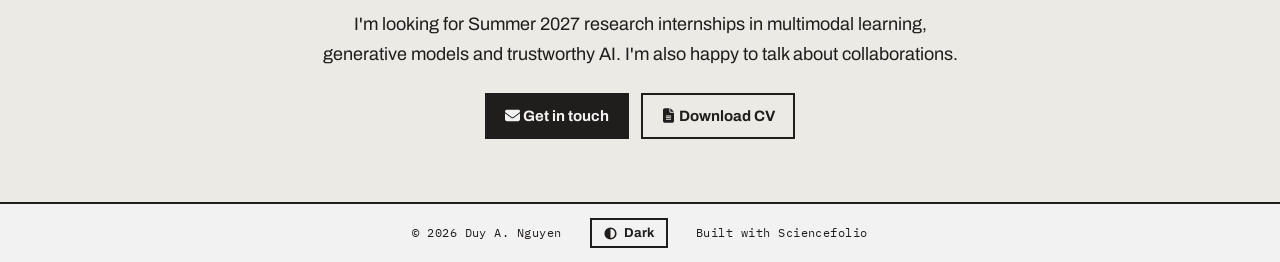
<file: research.html>
<!doctype html>
<html lang="en">
<head>
<meta charset="utf-8">
<meta name="viewport" content="width=device-width, initial-scale=1">
<title>Research · Duy A. Nguyen</title>
<meta name="description" content="Research of Duy A. Nguyen: robust multimodal learning, trustworthy vision-language models, and efficient, controllable generative models.">
<link rel="icon" href="images/favicon.svg" type="image/svg+xml">
<link rel="preconnect" href="https://fonts.googleapis.com">
<link rel="preconnect" href="https://fonts.gstatic.com" crossorigin>
<link rel="stylesheet" href="https://fonts.googleapis.com/css2?family=Archivo:wght@300;400;600;700;800&family=IBM+Plex+Mono:wght@400;600&display=swap">
<link rel="stylesheet" href="css/tokens.css">
<link rel="stylesheet" href="css/site.css">
<script src="js/theme.js"></script>
</head>
<body>

<nav class="nav" aria-label="Main">
  <a class="nav-name" href="index.html">Duy A. Nguyen</a>
  <a href="about.html">About</a>
  <a href="research.html" aria-current="page">Research</a>
  <a href="work.html">Publications</a>
</nav>

<main>
  <header class="page-head">
    <h1>Research</h1>
    <hr class="short-rule">
    <p>Models look strong on clean benchmarks and fail on messy inputs. I work on closing that gap, both in how models are built and in how we measure them.</p>
  </header>

  <section class="section flush-top" aria-label="Research areas">
    <div class="wrap">
      <div class="chapters">
        <article class="chapter">
          <figure class="figure">
            <img src="images/figures/robult-clusters.png" alt="Three density plots showing two classes as separate clusters for text-only, image-only and full inputs" width="1400" height="350" loading="lazy">
            <figcaption>Robult keeps classes separable with text only, image only, or both.</figcaption>
          </figure>
          <p class="when">2022 – now · IJCAI 2025 · ACCV 2026</p>
          <h2>Robust multimodal learning with missing modalities</h2>
          <p>Real systems lose sensors, skip scans and see partial records. <strong>Robult</strong> pairs a soft positive-unlabeled contrastive loss with latent reconstruction, so a model keeps task-relevant and modality-specific information. It stays accurate when modalities are missing or labels are scarce, and it plugs into existing architectures. <strong>SURE</strong> brings scalable uncertainty estimation to pretrained multimodal models under the same missing-modality conditions, so a prediction comes with a measure of how far to trust it.</p>
          <div class="tags"><span class="tag">Contrastive learning</span><span class="tag">Semi-supervised</span><span class="tag">Uncertainty</span></div>
          <div class="links"><a href="https://www.ijcai.org/proceedings/2025/666">Robult paper</a><a href="https://arxiv.org/abs/2509.03477">arXiv</a><a href="work.html">SURE</a></div>
        </article>

        <article class="chapter">
          <p class="when">2025 – now · ICML 2026 Workshop</p>
          <h2>Trustworthy medical vision-language models</h2>
          <p>Medical VLMs score well on curated benchmarks, but deployment brings blurred images, partial evidence and ambiguous questions. I build perturbation benchmarks across corruption types and severities, and I check through a clinician annotation study that the synthetic corruptions match what appears in practice. I then study calibration, correctness prediction and shortcut signals. A model should be able to choose between answering, asking a clarifying question and abstaining. First results appeared at an ICML 2026 workshop, and the full study, <strong>When Should Medical VLMs Answer?</strong>, is under review.</p>
          <div class="tags"><span class="tag">VLMs</span><span class="tag">Robustness</span><span class="tag">Selective prediction</span><span class="tag">Human evaluation</span></div>
          <div class="links"><a href="work.html">Workshop paper</a></div>
        </article>

        <article class="chapter">
          <p class="when">2025 – now · With Cantina Labs · Under submission</p>
          <h2>Efficient and controllable image generation</h2>
          <p><strong>Troupe</strong> scales multi-identity personalization from a few people to crowds of 20, each rendered from one reference photo. The premise is that identities fade as groups grow because the added identity branch interferes with the pretrained model's ability to compose groups. Troupe keeps conditioning local on a frozen few-step backbone: each person gets eight private tokens, and a star-shaped attention mask confines them to that person's face region. Since every face can serve as its own reference, Troupe trains on ordinary photos, with mosaics supplying the small faces crowds need. On CrowdScale, a new 2-to-20-person benchmark, it reaches the highest average identity similarity of every method tested, closed models included. For 20 people it uses about 37% of the FLOPs per image of the strongest open baseline.</p>
          <p>At Cantina Labs I distill in-house image and video diffusion models into faster samplers that keep their quality, and I work on identity-preserving generation.</p>
          <div class="tags"><span class="tag">Diffusion &amp; flow matching</span><span class="tag">Personalization</span><span class="tag">Distillation</span><span class="tag">Benchmarks</span></div>
          <div class="links"><a href="work.html">Troupe</a></div>
        </article>

        <article class="chapter">
          <figure class="figure">
            <img src="images/figures/minielm-online.png" alt="MiniELM online training loop: the student model rewrites a query, a search engine returns products for both queries, and an LLM-simulated user feeds a reward back to the student" width="1400" height="687" loading="lazy">
            <figcaption>MiniELM's online loop: simulated user feedback becomes an RL reward.</figcaption>
          </figure>
          <p class="when">2024 – 2025 · ACL Findings 2025</p>
          <h2>Small, adaptive LLMs for search</h2>
          <p><strong>MiniELM</strong> distills a large language model into a lightweight query-rewriting model offline, then refines it online with reinforcement learning. In the online stage, LLM-generated feedback replaces human labels. The result is a rewriter cheap enough for real-time e-commerce search that keeps adapting to new queries, evaluated on Amazon ESCI.</p>
          <div class="tags"><span class="tag">LLMs</span><span class="tag">Knowledge distillation</span><span class="tag">RL from AI feedback</span></div>
          <div class="links"><a href="https://aclanthology.org/2025.findings-acl.363">Paper</a><a href="https://arxiv.org/abs/2501.18056">arXiv</a></div>
        </article>

        <article class="chapter">
          <figure class="figure">
            <img src="images/figures/coinception-overview.png" alt="CoInception pipeline: original and low-pass-filtered series are sampled, encoded by stacked dilated Inception blocks, and trained with a triplet loss" width="1400" height="388" loading="lazy">
            <figcaption>CoInception: noise-aware sampling plus a dilated Inception encoder.</figcaption>
          </figure>
          <p class="when">2019 – 2024 · ICDM · PLOS ONE · EAAI · Sci. Reports</p>
          <h2>Earlier work: time series and applied ML</h2>
          <p><strong>CoInception</strong> (ICDM 2024) is a noise-aware self-supervised time-series encoder. It ranks first on over two-thirds of UCR classification datasets with 40% of the parameters of the runner-up. Other work includes graph-assisted multi-pill detection (PLOS ONE 2023, +9.4% COCO mAP over Faster R-CNN), and a single calibration model for many low-cost air sensors that was integrated into an air-quality monitoring system in Hanoi (EAAI 2024). It also includes ensemble forecasting for river discharge and water level (Scientific Reports 2022, EAAI 2023).</p>
          <div class="tags"><span class="tag">Self-supervised</span><span class="tag">Graph neural networks</span><span class="tag">Time series</span></div>
          <div class="links"><a href="https://github.com/anhduy0911/CoInception">CoInception code</a><a href="work.html">All papers</a></div>
        </article>
      </div>
    </div>
  </section>

  <!-- ============ METHODS & TOOLS ============ -->
  <section class="section tint" aria-labelledby="tools-h">
    <div class="wrap" style="text-align:center">
      <div class="section-head" style="margin-bottom:24px">
        <h2 id="tools-h">Methods &amp; tools</h2>
        <hr class="short-rule">
      </div>
      <div class="tags" style="justify-content:center">
        <span class="tag">Python</span><span class="tag">PyTorch</span><span class="tag">Diffusion &amp; flow matching</span>
        <span class="tag">Knowledge distillation</span><span class="tag">RL fine-tuning</span><span class="tag">Vision-language models</span>
        <span class="tag">LLMs</span><span class="tag">Contrastive &amp; self-supervised learning</span><span class="tag">Uncertainty &amp; calibration</span>
        <span class="tag">Graph neural networks</span><span class="tag">Object detection</span><span class="tag">GPU clusters &amp; Kubernetes</span>
      </div>
    </div>
  </section>

  <!-- ============ QUOTE ============ -->
  <section class="section" aria-label="A quote I like">
    <figure class="quote">
      <span class="ic ic-quote" aria-hidden="true"></span>
      <blockquote><p>The first principle is that you must not fool yourself, and you are the easiest person to fool.</p></blockquote>
      <figcaption><cite>Richard Feynman, physicist</cite></figcaption>
    </figure>
  </section>

  <!-- ============ INTERNSHIPS ============ -->
  <section class="section tint" aria-labelledby="collab-h">
    <div class="wrap" style="text-align:center">
      <div class="section-head" style="margin-bottom:20px">
        <h2 id="collab-h">Work with me</h2>
        <hr class="short-rule">
      </div>
      <p class="prose">I'm looking for Summer 2027 research internships in multimodal learning, generative models and trustworthy AI. I'm also happy to talk about collaborations.</p>
      <div class="btn-row">
        <a class="btn" href="mailto:duyan2@illinois.edu"><span class="ic ic-email" aria-hidden="true"></span> Get in touch</a>
        <a class="btn btn-line" href="files/cv.pdf"><span class="ic ic-cv" aria-hidden="true"></span> Download CV</a>
      </div>
    </div>
  </section>
</main>

<footer class="foot">
  <a href="index.html">© 2026 Duy A. Nguyen</a>
  <button type="button" class="toggle" data-theme-toggle aria-pressed="false"><svg viewBox="0 0 16 16" width="13" height="13" aria-hidden="true"><circle cx="8" cy="8" r="6.5" fill="none" stroke="currentColor" stroke-width="2"/><path d="M8 1.5a6.5 6.5 0 0 0 0 13z" fill="currentColor"/></svg><span data-theme-label>Dark</span></button>
  <a href="https://github.com/tuannguyen8390/sciencefolio" rel="noopener">Built with Sciencefolio</a>
</footer>

</body>
</html>
</file>
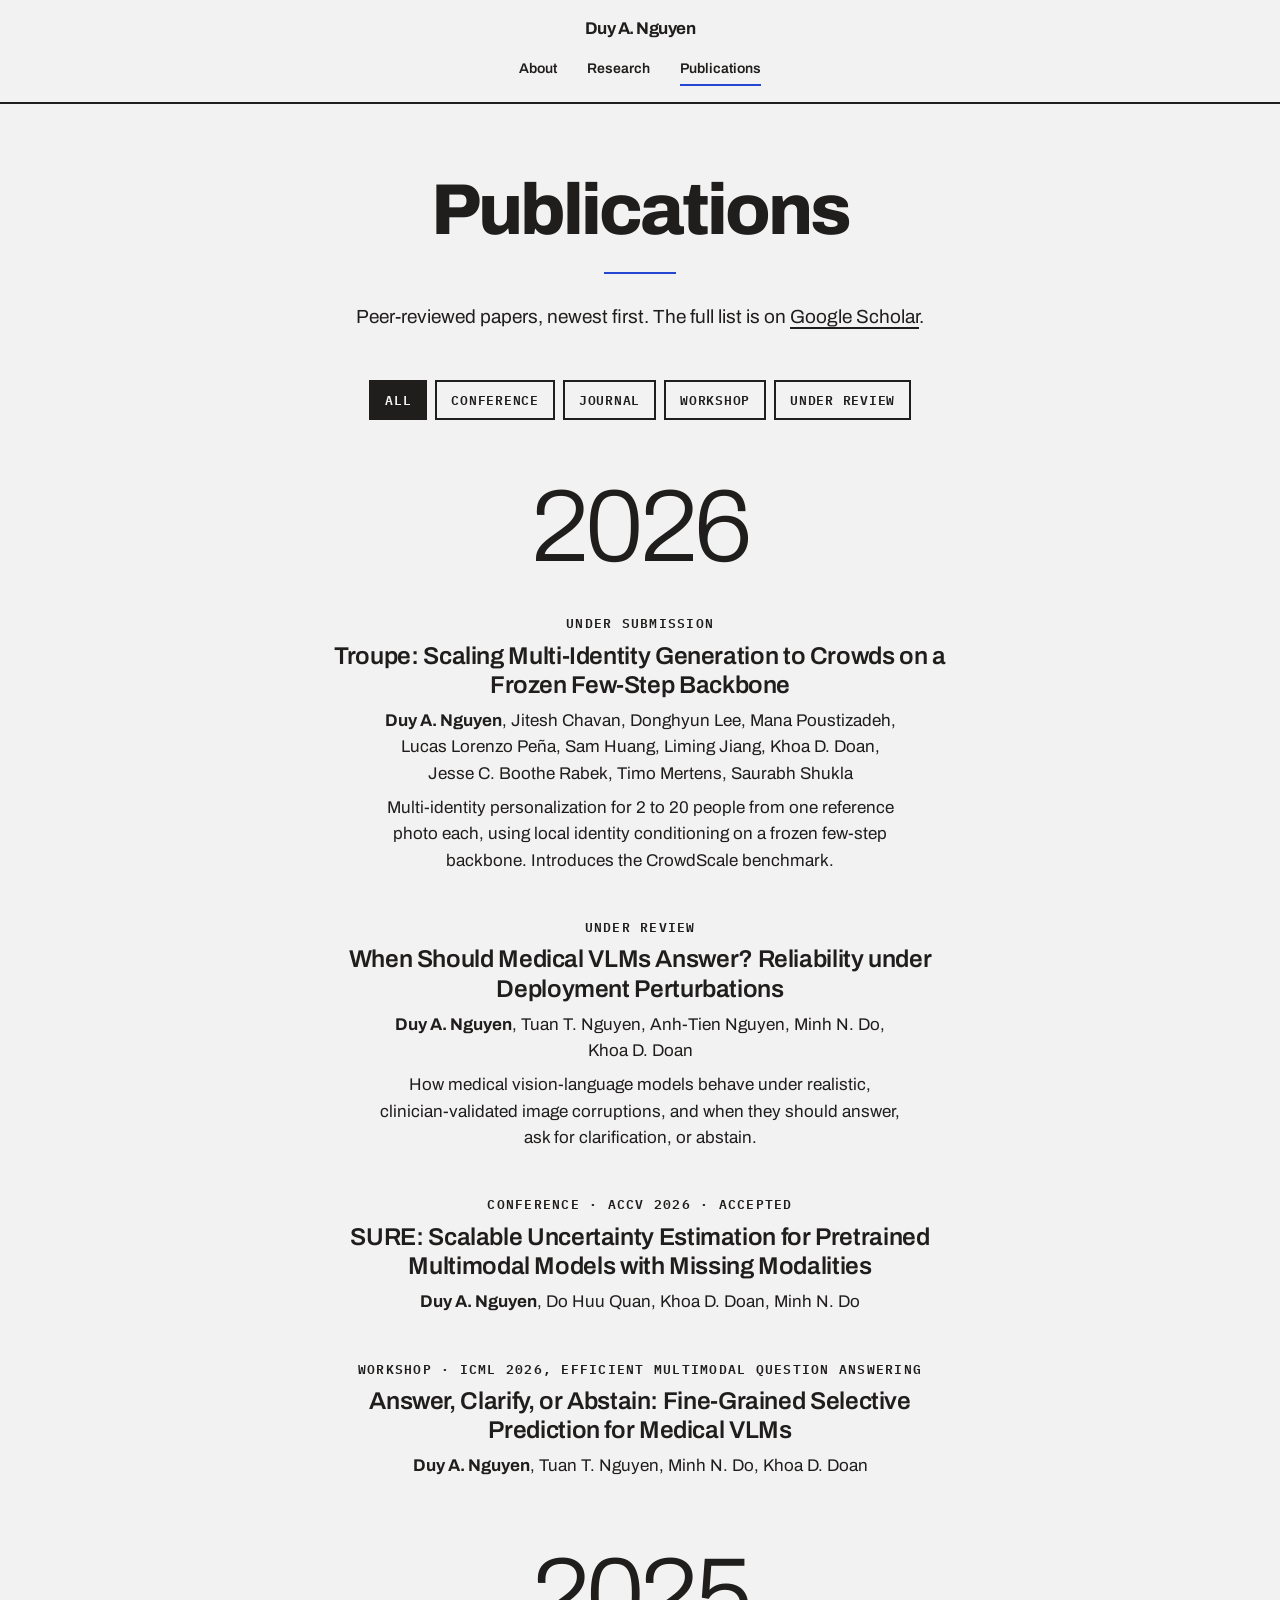
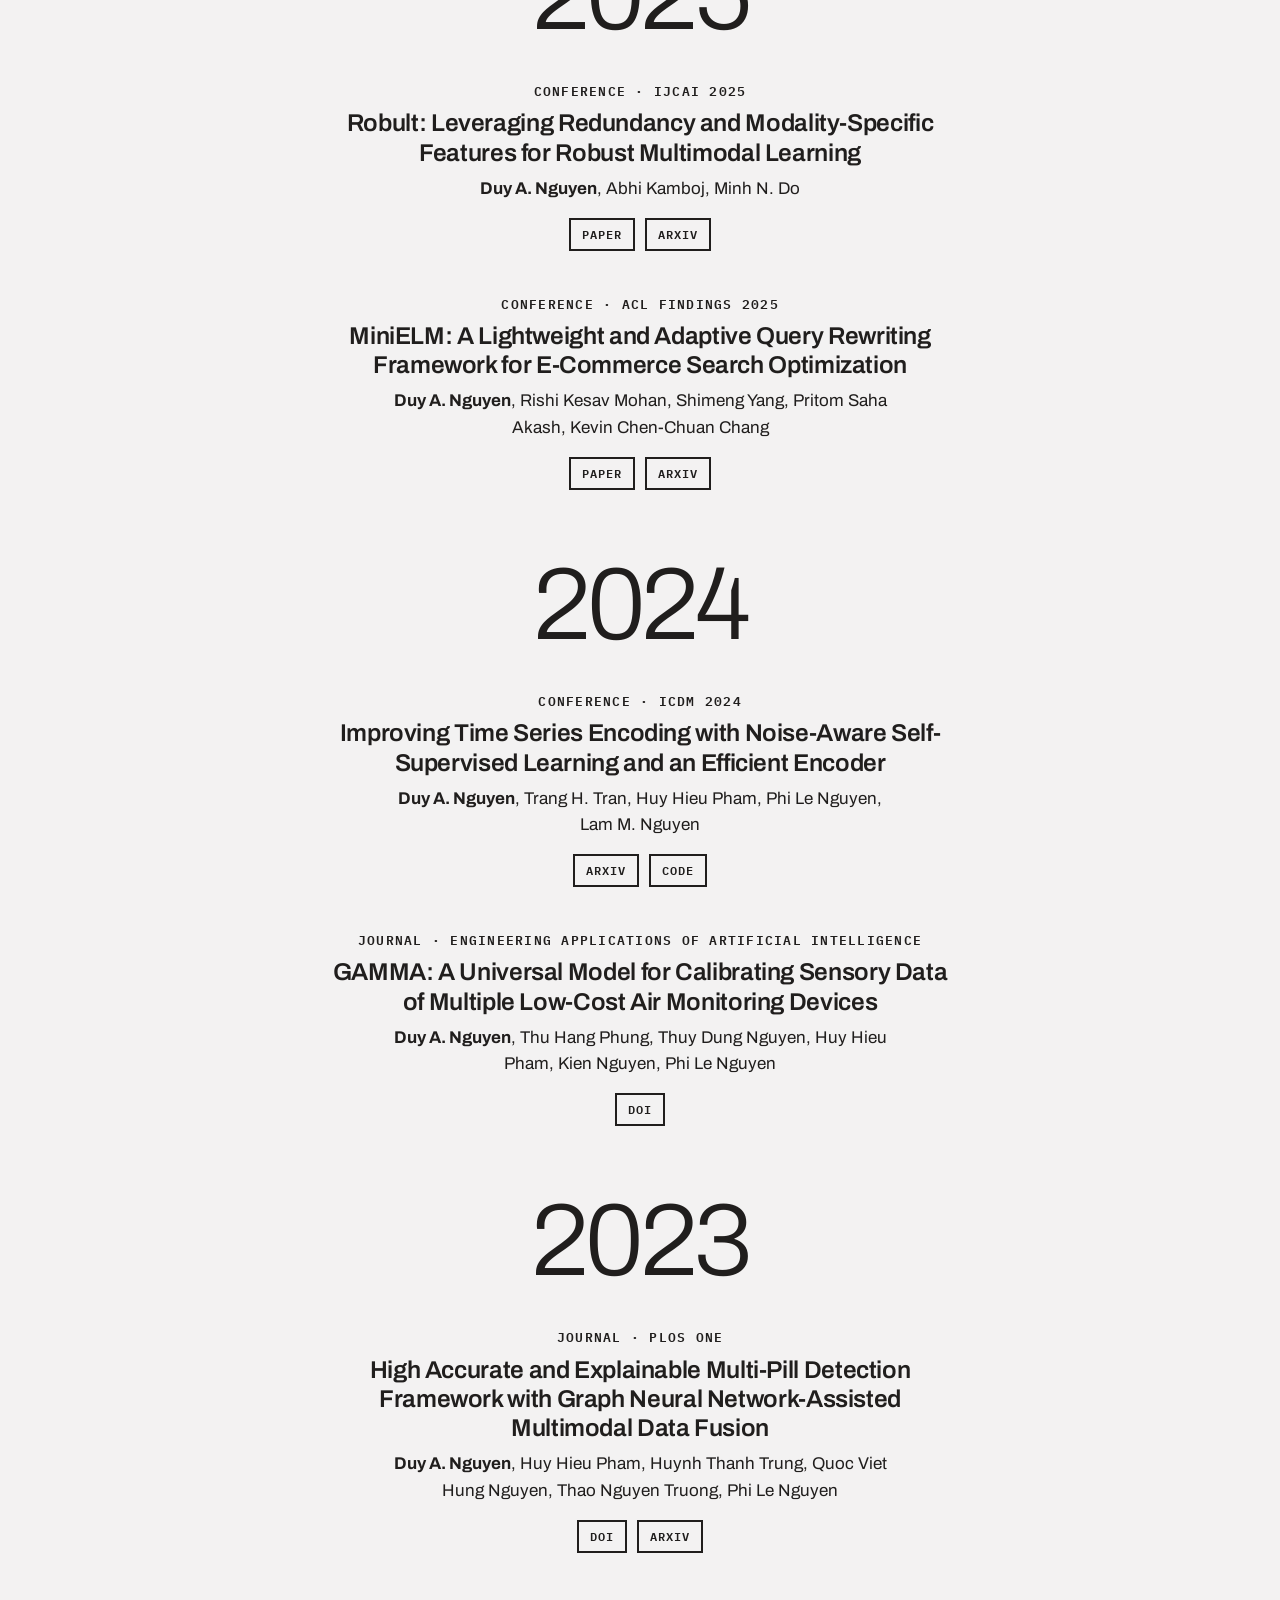
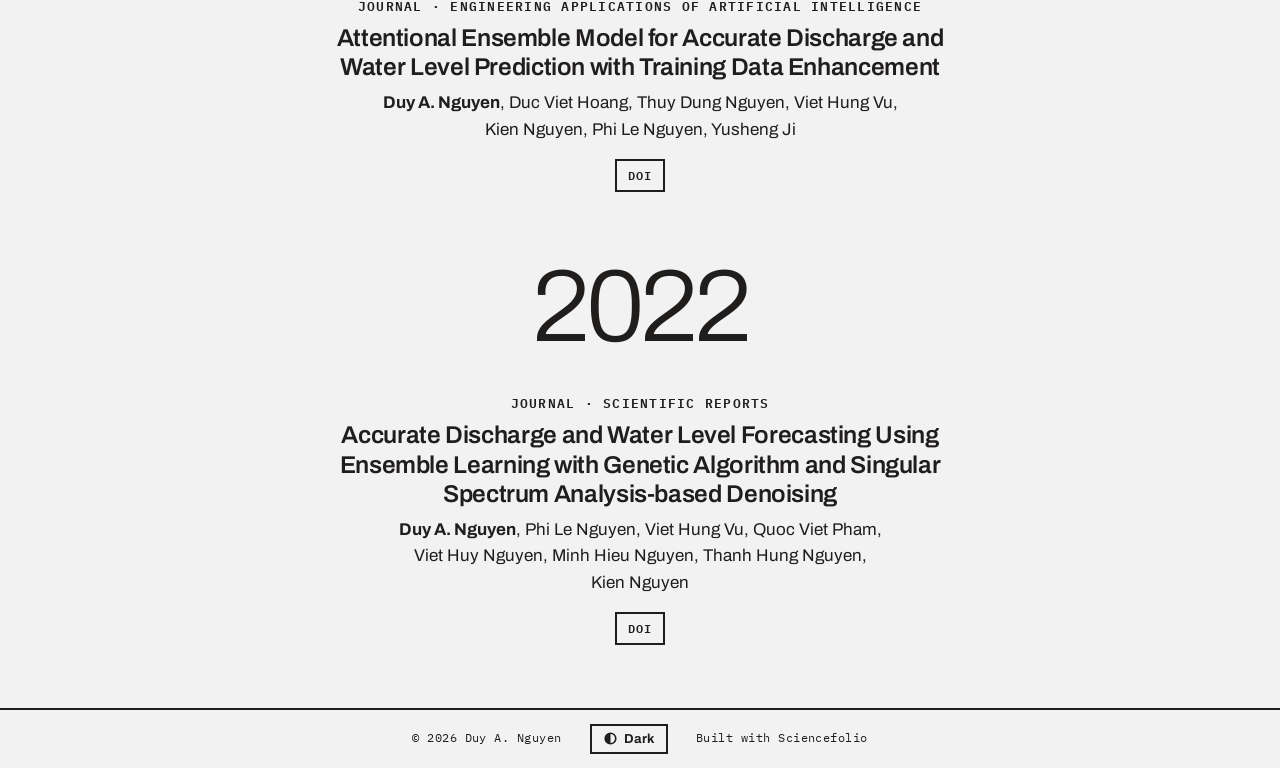
<file: work.html>
<!doctype html>
<html lang="en">
<head>
<meta charset="utf-8">
<meta name="viewport" content="width=device-width, initial-scale=1">
<title>Publications · Duy A. Nguyen</title>
<meta name="description" content="Publications by Duy A. Nguyen: IJCAI, ACL Findings, ACCV, ICDM, PLOS ONE, EAAI and Scientific Reports.">
<link rel="icon" href="images/favicon.svg" type="image/svg+xml">
<link rel="preconnect" href="https://fonts.googleapis.com">
<link rel="preconnect" href="https://fonts.gstatic.com" crossorigin>
<link rel="stylesheet" href="https://fonts.googleapis.com/css2?family=Archivo:wght@300;400;600;700;800&family=IBM+Plex+Mono:wght@400;600&display=swap">
<link rel="stylesheet" href="css/tokens.css">
<link rel="stylesheet" href="css/site.css">
<script src="js/theme.js"></script>
<script src="js/filter.js" defer></script>
</head>
<body>

<nav class="nav" aria-label="Main">
  <a class="nav-name" href="index.html">Duy A. Nguyen</a>
  <a href="about.html">About</a>
  <a href="research.html">Research</a>
  <a href="work.html" aria-current="page">Publications</a>
</nav>

<main>
  <header class="page-head">
    <h1>Publications</h1>
    <hr class="short-rule">
    <p>Peer-reviewed papers, newest first. The full list is on <a href="https://scholar.google.com/citations?user=-NRwc8EAAAAJ&amp;hl=en">Google Scholar</a>.</p>
  </header>

  <section class="section flush-top" aria-label="Publication list">
    <div class="wrap">

      <div class="filters" role="group" aria-label="Filter by type">
        <button type="button" class="filter" data-filter="all" aria-pressed="true">All</button>
        <button type="button" class="filter" data-filter="conference" aria-pressed="false">Conference</button>
        <button type="button" class="filter" data-filter="journal" aria-pressed="false">Journal</button>
        <button type="button" class="filter" data-filter="workshop" aria-pressed="false">Workshop</button>
        <button type="button" class="filter" data-filter="review" aria-pressed="false">Under review</button>
      </div>

      <section class="year-group" aria-labelledby="y2026">
        <h2 class="year" id="y2026">2026</h2>
        <article class="entry" data-type="review">
          <p class="when">Under submission</p>
          <h3>Troupe: Scaling Multi-Identity Generation to Crowds on a Frozen Few-Step Backbone</h3>
          <p class="authors"><strong>Duy A. Nguyen</strong>, Jitesh Chavan, Donghyun Lee, Mana Poustizadeh, Lucas Lorenzo Peña, Sam Huang, Liming Jiang, Khoa D. Doan, Jesse C. Boothe Rabek, Timo Mertens, Saurabh Shukla</p>
          <p>Multi-identity personalization for 2 to 20 people from one reference photo each, using local identity conditioning on a frozen few-step backbone. Introduces the CrowdScale benchmark.</p>
        </article>
        <article class="entry" data-type="review">
          <p class="when">Under review</p>
          <h3>When Should Medical VLMs Answer? Reliability under Deployment Perturbations</h3>
          <p class="authors"><strong>Duy A. Nguyen</strong>, Tuan T. Nguyen, Anh-Tien Nguyen, Minh N. Do, Khoa D. Doan</p>
          <p>How medical vision-language models behave under realistic, clinician-validated image corruptions, and when they should answer, ask for clarification, or abstain.</p>
        </article>
        <article class="entry" data-type="conference">
          <p class="when">Conference · ACCV 2026 · Accepted</p>
          <h3>SURE: Scalable Uncertainty Estimation for Pretrained Multimodal Models with Missing Modalities</h3>
          <p class="authors"><strong>Duy A. Nguyen</strong>, Do Huu Quan, Khoa D. Doan, Minh N. Do</p>
        </article>
        <article class="entry" data-type="workshop">
          <p class="when">Workshop · ICML 2026, Efficient Multimodal Question Answering</p>
          <h3>Answer, Clarify, or Abstain: Fine-Grained Selective Prediction for Medical VLMs</h3>
          <p class="authors"><strong>Duy A. Nguyen</strong>, Tuan T. Nguyen, Minh N. Do, Khoa D. Doan</p>
        </article>
      </section>

      <section class="year-group" aria-labelledby="y2025">
        <h2 class="year" id="y2025">2025</h2>
        <article class="entry" data-type="conference">
          <p class="when">Conference · IJCAI 2025</p>
          <h3><a href="https://www.ijcai.org/proceedings/2025/666">Robult: Leveraging Redundancy and Modality-Specific Features for Robust Multimodal Learning</a></h3>
          <p class="authors"><strong>Duy A. Nguyen</strong>, Abhi Kamboj, Minh N. Do</p>
          <div class="links"><a href="https://www.ijcai.org/proceedings/2025/666">Paper</a><a href="https://arxiv.org/abs/2509.03477">arXiv</a></div>
        </article>
        <article class="entry" data-type="conference">
          <p class="when">Conference · ACL Findings 2025</p>
          <h3><a href="https://aclanthology.org/2025.findings-acl.363">MiniELM: A Lightweight and Adaptive Query Rewriting Framework for E-Commerce Search Optimization</a></h3>
          <p class="authors"><strong>Duy A. Nguyen</strong>, Rishi Kesav Mohan, Shimeng Yang, Pritom Saha Akash, Kevin Chen-Chuan Chang</p>
          <div class="links"><a href="https://aclanthology.org/2025.findings-acl.363">Paper</a><a href="https://arxiv.org/abs/2501.18056">arXiv</a></div>
        </article>
      </section>

      <section class="year-group" aria-labelledby="y2024">
        <h2 class="year" id="y2024">2024</h2>
        <article class="entry" data-type="conference">
          <p class="when">Conference · ICDM 2024</p>
          <h3><a href="https://arxiv.org/abs/2306.06579">Improving Time Series Encoding with Noise-Aware Self-Supervised Learning and an Efficient Encoder</a></h3>
          <p class="authors"><strong>Duy A. Nguyen</strong>, Trang H. Tran, Huy Hieu Pham, Phi Le Nguyen, Lam M. Nguyen</p>
          <div class="links"><a href="https://arxiv.org/abs/2306.06579">arXiv</a><a href="https://github.com/anhduy0911/CoInception">Code</a></div>
        </article>
        <article class="entry" data-type="journal">
          <p class="when">Journal · Engineering Applications of Artificial Intelligence</p>
          <h3><a href="https://doi.org/10.1016/j.engappai.2023.107591">GAMMA: A Universal Model for Calibrating Sensory Data of Multiple Low-Cost Air Monitoring Devices</a></h3>
          <p class="authors"><strong>Duy A. Nguyen</strong>, Thu Hang Phung, Thuy Dung Nguyen, Huy Hieu Pham, Kien Nguyen, Phi Le Nguyen</p>
          <div class="links"><a href="https://doi.org/10.1016/j.engappai.2023.107591">DOI</a></div>
        </article>
      </section>

      <section class="year-group" aria-labelledby="y2023">
        <h2 class="year" id="y2023">2023</h2>
        <article class="entry" data-type="journal">
          <p class="when">Journal · PLOS ONE</p>
          <h3><a href="https://doi.org/10.1371/journal.pone.0291865">High Accurate and Explainable Multi-Pill Detection Framework with Graph Neural Network-Assisted Multimodal Data Fusion</a></h3>
          <p class="authors"><strong>Duy A. Nguyen</strong>, Huy Hieu Pham, Huynh Thanh Trung, Quoc Viet Hung Nguyen, Thao Nguyen Truong, Phi Le Nguyen</p>
          <div class="links"><a href="https://doi.org/10.1371/journal.pone.0291865">DOI</a><a href="https://arxiv.org/abs/2303.09782">arXiv</a></div>
        </article>
        <article class="entry" data-type="journal">
          <p class="when">Journal · Engineering Applications of Artificial Intelligence</p>
          <h3><a href="https://doi.org/10.1016/j.engappai.2023.107073">Attentional Ensemble Model for Accurate Discharge and Water Level Prediction with Training Data Enhancement</a></h3>
          <p class="authors"><strong>Duy A. Nguyen</strong>, Duc Viet Hoang, Thuy Dung Nguyen, Viet Hung Vu, Kien Nguyen, Phi Le Nguyen, Yusheng Ji</p>
          <div class="links"><a href="https://doi.org/10.1016/j.engappai.2023.107073">DOI</a></div>
        </article>
      </section>

      <section class="year-group" aria-labelledby="y2022">
        <h2 class="year" id="y2022">2022</h2>
        <article class="entry" data-type="journal">
          <p class="when">Journal · Scientific Reports</p>
          <h3><a href="https://doi.org/10.1038/s41598-022-22057-8">Accurate Discharge and Water Level Forecasting Using Ensemble Learning with Genetic Algorithm and Singular Spectrum Analysis-based Denoising</a></h3>
          <p class="authors"><strong>Duy A. Nguyen</strong>, Phi Le Nguyen, Viet Hung Vu, Quoc Viet Pham, Viet Huy Nguyen, Minh Hieu Nguyen, Thanh Hung Nguyen, Kien Nguyen</p>
          <div class="links"><a href="https://doi.org/10.1038/s41598-022-22057-8">DOI</a></div>
        </article>
      </section>

    </div>
  </section>
</main>

<footer class="foot">
  <a href="index.html">© 2026 Duy A. Nguyen</a>
  <button type="button" class="toggle" data-theme-toggle aria-pressed="false"><svg viewBox="0 0 16 16" width="13" height="13" aria-hidden="true"><circle cx="8" cy="8" r="6.5" fill="none" stroke="currentColor" stroke-width="2"/><path d="M8 1.5a6.5 6.5 0 0 0 0 13z" fill="currentColor"/></svg><span data-theme-label>Dark</span></button>
  <a href="https://github.com/tuannguyen8390/sciencefolio" rel="noopener">Built with Sciencefolio</a>
</footer>

</body>
</html>
</file>
<file: css/tokens.css>
/* ==========================================================================
   SCIENCEFOLIO — tokens.css
   The only file most people need to edit. Three decisions:
   1) TYPE PACK   → set PACK in js/theme.js ('grotesk' default, or 'serif')
   2) ACCENT      → uncomment one line below (or write your own hex)
   3) COLORS      → paper / ink, if you want a different neutral
   ========================================================================== */

:root {
  /* ---- neutrals ------------------------------------------------------- */
  --paper: #f3f2f2;
  --ink: #201e1d;
  --surface: #eceae4;

  /* ---- 2) ACCENT ------------------------------------------------------
     Ships as plain ink: no color, no shared brand. Pick one (light + dark
     values; the dark one needs to be lighter so it stays readable).        */
  --accent-light: #2545d3;
  --accent-dark: #8aa2ff;
  /* --accent-light: #201e1d;  --accent-dark: #f3f2f2;   plain ink */
  /* --accent-light: #2545d3;  --accent-dark: #8aa2ff;   cobalt  */
  /* --accent-light: #1e6f50;  --accent-dark: #6fd1a8;   forest  */
  /* --accent-light: #b4552d;  --accent-dark: #f0a07c;   rust    */
  /* --accent-light: #6d28d9;  --accent-dark: #b99bff;   violet  */
  --accent: var(--accent-light);

  /* ---- 1) TYPE PACK 01 · GROTESK (default, STEM) ---------------------- */
  --font-display: 'Archivo', system-ui, sans-serif;
  --font-body: 'Archivo', system-ui, sans-serif;
  --font-label: 'IBM Plex Mono', ui-monospace, monospace;
  --font-statement: var(--font-body);
  --display-weight: 800;      /* name and page titles */
  --display-tracking: -0.04em;
  --display-leading: 0.95;
  --head-weight: 700;         /* section headings */
  --head-tracking: -0.03em;
  --title-weight: 600;        /* entry, column and chapter titles */
  --title-tracking: -0.015em;
  --emph-weight: 700;
  --emph-style: normal;
  --label-transform: none;
  --label-tracking: 0.04em;

  /* ---- layout --------------------------------------------------------- */
  --rule: 2px solid var(--ink);
  --edge: clamp(20px, 5vw, 56px);
  --wide: 960px;
  --measure: 64ch;
}

/* ---- 1) TYPE PACK 02 · SERIF (social science & humanities) -------------
   Activate by setting PACK = 'serif' in js/theme.js                       */
html[data-pack="serif"] {
  --font-display: 'Fraunces', Georgia, serif;
  --font-statement: 'Fraunces', Georgia, serif;
  --font-label: 'Archivo', system-ui, sans-serif;
  --display-weight: 600;
  --display-tracking: -0.015em;
  --display-leading: 1;
  --head-weight: 600;
  --head-tracking: -0.015em;
  --title-weight: 500;
  --title-tracking: -0.005em;
  --emph-weight: 600;
  --emph-style: italic;
  --label-transform: uppercase;
  --label-tracking: 0.1em;
}

/* ---- dark mode (toggle in the footer) ---------------------------------- */
html[data-theme="dark"] {
  --paper: #141312;
  --ink: #f3f2f2;
  --surface: #1d1b19;
  --accent: var(--accent-dark);
}
</file>
<file: css/site.css>
/* ==========================================================================
   SCIENCEFOLIO — site.css
   Structure and components. Everything reads from tokens.css — you should
   rarely need to touch this file.
   ========================================================================== */

*, *::before, *::after { box-sizing: border-box; }
html { -webkit-text-size-adjust: 100%; }
body {
  margin: 0;
  min-height: 100vh;
  display: flex;
  flex-direction: column;
  background: var(--paper);
  color: var(--ink);
  font-family: var(--font-body);
  font-size: 17px;
  line-height: 1.55;
  text-wrap: pretty;
}
main { flex: 1; }
a { color: var(--ink); text-underline-offset: 4px; text-decoration-thickness: 2px; }
a:hover { color: var(--accent); }
:focus-visible { outline: 2px solid var(--accent); outline-offset: 3px; }
::selection { background: var(--ink); color: var(--paper); }
img { max-width: 100%; display: block; }

/* ---- nav ---------------------------------------------------------------- */
.nav {
  border-bottom: var(--rule);
  display: flex;
  justify-content: center;
  flex-wrap: wrap;
  gap: 12px 30px;
  padding: 16px var(--edge);
  font-size: 14px;
  font-weight: 600;
}
.nav a { text-decoration: none; padding: 4px 0; border-bottom: 2px solid transparent; }
.nav a:hover, .nav a[aria-current="page"] { border-bottom-color: var(--accent); }
.nav a.nav-name {
  flex-basis: 100%;
  text-align: center;
  border-bottom: 0;
  padding: 0;
  font-family: var(--font-display);
  font-weight: var(--head-weight);
  font-size: 17px;
  letter-spacing: var(--head-tracking);
}
.nav a.nav-name:hover { color: var(--accent); }

/* ---- hero --------------------------------------------------------------- */
.hero {
  display: flex;
  flex-direction: column;
  align-items: center;
  text-align: center;
  padding: clamp(48px, 9vh, 96px) var(--edge) clamp(56px, 10vh, 104px);
}
.portrait { width: 152px; height: 152px; margin: 0; border: var(--rule); }
.portrait img { width: 100%; height: 100%; object-fit: cover; }
.hero h1 {
  font-family: var(--font-display);
  font-weight: var(--display-weight);
  font-size: clamp(40px, 6vw, 84px);
  line-height: var(--display-leading);
  letter-spacing: var(--display-tracking);
  margin: 28px 0 0;
}
.kicker {
  font-family: var(--font-label);
  font-size: 13px;
  font-weight: 600;
  letter-spacing: 0.12em;
  text-transform: uppercase;
  margin: 14px 0 0;
}
.short-rule { width: 72px; border: 0; border-top: 2px solid var(--accent); margin: 28px auto; }
.statement {
  font-family: var(--font-statement);
  font-weight: 300;
  font-size: clamp(19px, 2vw, 26px);
  line-height: 1.4;
  max-width: 36ch;
  margin: 0;
}
.statement strong { font-weight: var(--emph-weight); font-style: var(--emph-style); color: var(--accent); }
.profile-links {
  display: flex;
  flex-wrap: wrap;
  justify-content: center;
  gap: 8px 24px;
  margin: 28px 0 0;
  padding: 0;
  list-style: none;
  font-family: var(--font-label);
  font-size: 13px;
  font-weight: 600;
  letter-spacing: var(--label-tracking);
  text-transform: var(--label-transform);
}

/* ---- page head (inner pages) -------------------------------------------- */
.page-head { text-align: center; padding: clamp(48px, 8vh, 88px) var(--edge) 12px; }
.page-head h1 {
  font-family: var(--font-display);
  font-weight: var(--display-weight);
  font-size: clamp(40px, 6vw, 72px);
  line-height: var(--display-leading);
  letter-spacing: var(--display-tracking);
  margin: 0;
}
.page-head > .short-rule:last-child { margin-bottom: 4px; }
.page-head p { max-width: 52ch; margin: 18px auto 0; font-size: 19px; }

/* ---- sections ----------------------------------------------------------- */
.section { padding: clamp(44px, 7vh, 80px) var(--edge); border-top: var(--rule); }
.section.flush-top { border-top: 0; padding-top: clamp(28px, 4vh, 44px); }
.section.tint { background: var(--surface); }
.wrap { max-width: var(--wide); margin: 0 auto; }
.section-head { text-align: center; margin-bottom: 36px; }
.section-head h2 {
  font-family: var(--font-display);
  font-weight: var(--head-weight);
  font-size: clamp(28px, 3.4vw, 44px);
  line-height: 1;
  letter-spacing: var(--head-tracking);
  margin: 0;
}
.section-head .short-rule { margin: 20px auto 0; }
.more { text-align: center; margin-top: 28px; font-weight: 600; }
.prose { max-width: var(--measure); margin: 0 auto; font-size: 18px; line-height: 1.65; }
.prose p { margin: 0 0 1.1em; }

/* ---- centered columns (home: what I work on) -------------------------- */
.cols3 {
  display: grid;
  grid-template-columns: repeat(3, minmax(0, 1fr));
  gap: 44px 48px;
  text-align: center;
}
.col { display: flex; flex-direction: column; align-items: center; }
.col h3 {
  font-family: var(--font-display);
  font-weight: var(--title-weight);
  font-size: clamp(19px, 1.8vw, 23px);
  line-height: 1.15;
  letter-spacing: var(--title-tracking);
  margin: 0;
}
.col p { margin: 12px 0 0; max-width: 32ch; font-size: 16px; }
.col .tags { justify-content: center; margin-top: 16px; }

/* ---- centered entries (selected work, education, experience) ----------- */
.entries { max-width: var(--measure); margin: 0 auto; }
.entry { max-width: var(--measure); margin-left: auto; margin-right: auto; text-align: center; }
.entry:not([hidden]) ~ .entry:not([hidden]) { margin-top: 44px; }
.entry .when {
  font-family: var(--font-label);
  font-size: 12.5px;
  font-weight: 600;
  letter-spacing: 0.1em;
  text-transform: uppercase;
  margin: 0 0 8px;
}
.entry h3 {
  font-family: var(--font-display);
  font-weight: var(--title-weight);
  font-size: clamp(20px, 1.9vw, 25px);
  line-height: 1.2;
  letter-spacing: var(--title-tracking);
  margin: 0;
}
.entry h3 a { text-decoration: none; }
.entry h3 a:hover { text-decoration: underline; text-decoration-thickness: 2px; text-underline-offset: 5px; }
.entry p:not(.when) { margin: 8px auto 0; max-width: 52ch; }

/* ---- tags --------------------------------------------------------------- */
/* Plain labels separated by dots. Boxes are reserved for things you can click. */
.tags { display: flex; flex-wrap: wrap; gap: 4px 0; }
.tag {
  font-family: var(--font-label);
  font-size: 12px;
  font-weight: 400;
  letter-spacing: 0.08em;
  text-transform: uppercase;
}
.tag + .tag::before { content: "·"; margin: 0 9px; }

/* ---- research chapters -------------------------------------------------- */
.chapters { max-width: 720px; margin: 0 auto; }
.chapter { text-align: center; }
.chapter + .chapter { margin-top: 96px; }
.figure { max-width: 640px; margin: 0 auto 30px; border: var(--rule); }
/* paper diagrams have transparent/white backgrounds: keep them on white in both themes, never cropped */
.figure img { width: 100%; height: auto; background: #fff; padding: 12px; }
.figure figcaption {
  border-top: var(--rule);
  padding: 10px 14px;
  font-family: var(--font-label);
  font-size: 12.5px;
  font-weight: 600;
  letter-spacing: var(--label-tracking);
  text-transform: var(--label-transform);
  text-align: left;
}
.chapter .when {
  font-family: var(--font-label);
  font-size: 12.5px;
  font-weight: 600;
  letter-spacing: 0.1em;
  text-transform: uppercase;
  margin: 0 0 10px;
}
.chapter h2 {
  font-family: var(--font-display);
  font-weight: var(--head-weight);
  font-size: clamp(26px, 3vw, 38px);
  line-height: 1.1;
  letter-spacing: var(--head-tracking);
  margin: 0;
}
.chapter p:not(.when) { max-width: 58ch; margin: 16px auto 0; font-size: 18px; line-height: 1.6; }
.chapter .tags { margin-top: 18px; }

/* ---- buttons ------------------------------------------------------------ */
.btn {
  display: inline-block;
  font-family: var(--font-body);
  font-weight: 700;
  font-size: 15px;
  line-height: 1.2;
  padding: 12px 18px;
  border: 2px solid var(--ink);
  background: var(--ink);
  color: var(--paper);
  text-decoration: none;
  cursor: pointer;
}
.btn:hover { background: var(--accent); border-color: var(--accent); color: var(--paper); }
.btn-line { background: transparent; color: var(--ink); }
.btn-line:hover { background: var(--ink); border-color: var(--ink); color: var(--paper); }
.btn-row { display: flex; flex-wrap: wrap; justify-content: center; gap: 12px; margin-top: 24px; }

/* ---- work page ---------------------------------------------------------- */
.filters { display: flex; flex-wrap: wrap; justify-content: center; gap: 8px; margin-bottom: 56px; }
.filter {
  font-family: var(--font-label);
  font-size: 12.5px;
  font-weight: 600;
  letter-spacing: 0.06em;
  text-transform: uppercase;
  background: transparent;
  color: var(--ink);
  border: 2px solid var(--ink);
  padding: 7px 14px;
  cursor: pointer;
}
.filter:hover { border-color: var(--accent); color: var(--accent); }
.filter[aria-pressed="true"] { background: var(--ink); color: var(--paper); }
.year-group { margin-bottom: 64px; }
.year-group:last-child { margin-bottom: 0; }
.year {
  font-family: var(--font-display);
  font-weight: 300;
  font-size: clamp(52px, 8vw, 104px);
  line-height: 1;
  letter-spacing: var(--display-tracking);
  text-align: center;
  margin: 0 0 36px;
}
.entry .authors strong { font-weight: 700; }
.entry .tags, .chapter .tags { justify-content: center; margin-top: 14px; }
.links { display: flex; flex-wrap: wrap; justify-content: center; gap: 10px; margin-top: 16px; }
.links a {
  font-family: var(--font-label);
  font-size: 12px;
  font-weight: 600;
  letter-spacing: 0.08em;
  text-transform: uppercase;
  text-decoration: none;
  border: 2px solid var(--ink);
  padding: 5px 11px;
}
.links a:hover { background: var(--ink); color: var(--paper); }

/* ---- footer ------------------------------------------------------------- */
.foot {
  border-top: var(--rule);
  display: flex;
  justify-content: center;
  align-items: center;
  flex-wrap: wrap;
  gap: 12px 28px;
  padding: 14px var(--edge);
  font-family: var(--font-label);
  font-size: 12px;
  letter-spacing: var(--label-tracking);
  text-transform: var(--label-transform);
}
.foot a { text-decoration: none; }
.foot a:hover { text-decoration: underline; }
.toggle {
  font-family: var(--font-body);
  font-size: 13px;
  font-weight: 700;
  letter-spacing: 0;
  text-transform: none;
  background: transparent;
  color: var(--ink);
  border: 2px solid var(--ink);
  padding: 6px 12px;
  cursor: pointer;
  display: inline-flex;
  align-items: center;
  gap: 7px;
}
.toggle:hover { border-color: var(--accent); color: var(--accent); }

/* ---- icons (SVG files used as masks, so they follow the text color) ----- */
.ic {
  display: inline-block;
  width: 1em;
  height: 1em;
  vertical-align: -0.14em;
  background: currentColor;
  -webkit-mask: center / contain no-repeat;
  mask: center / contain no-repeat;
}
.ic-scholar  { -webkit-mask-image: url("data:image/svg+xml,%3Csvg xmlns=%22http://www.w3.org/2000/svg%22 viewBox=%220 0 512 512%22%3E%3C!--! Font Awesome Free 6.5.2 by %40fontawesome - https://fontawesome.com License - https://fontawesome.com/license/free %28Icons: CC BY 4.0, Fonts: SIL OFL 1.1, Code: MIT License%29 Copyright 2024 Fonticons, Inc. --%3E%3Cpath d=%22M390.9 298.5c0 0 0 .1 .1 .1c9.2 19.4 14.4 41.1 14.4 64C405.3 445.1 338.5 512 256 512s-149.3-66.9-149.3-149.3c0-22.9 5.2-44.6 14.4-64h0c1.7-3.6 3.6-7.2 5.6-10.7c4.4-7.6 9.4-14.7 15-21.3c27.4-32.6 68.5-53.3 114.4-53.3c33.6 0 64.6 11.1 89.6 29.9c9.1 6.9 17.4 14.7 24.8 23.5c5.6 6.6 10.6 13.8 15 21.3c2 3.4 3.8 7 5.5 10.5zm26.4-18.8c-30.1-58.4-91-98.4-161.3-98.4s-131.2 40-161.3 98.4L0 202.7 256 0 512 202.7l-94.7 77.1z%22/%3E%3C/svg%3E"); mask-image: url("data:image/svg+xml,%3Csvg xmlns=%22http://www.w3.org/2000/svg%22 viewBox=%220 0 512 512%22%3E%3C!--! Font Awesome Free 6.5.2 by %40fontawesome - https://fontawesome.com License - https://fontawesome.com/license/free %28Icons: CC BY 4.0, Fonts: SIL OFL 1.1, Code: MIT License%29 Copyright 2024 Fonticons, Inc. --%3E%3Cpath d=%22M390.9 298.5c0 0 0 .1 .1 .1c9.2 19.4 14.4 41.1 14.4 64C405.3 445.1 338.5 512 256 512s-149.3-66.9-149.3-149.3c0-22.9 5.2-44.6 14.4-64h0c1.7-3.6 3.6-7.2 5.6-10.7c4.4-7.6 9.4-14.7 15-21.3c27.4-32.6 68.5-53.3 114.4-53.3c33.6 0 64.6 11.1 89.6 29.9c9.1 6.9 17.4 14.7 24.8 23.5c5.6 6.6 10.6 13.8 15 21.3c2 3.4 3.8 7 5.5 10.5zm26.4-18.8c-30.1-58.4-91-98.4-161.3-98.4s-131.2 40-161.3 98.4L0 202.7 256 0 512 202.7l-94.7 77.1z%22/%3E%3C/svg%3E"); }
.ic-github   { -webkit-mask-image: url("data:image/svg+xml,%3Csvg xmlns=%22http://www.w3.org/2000/svg%22 viewBox=%220 0 496 512%22%3E%3C!--! Font Awesome Free 6.5.2 by %40fontawesome - https://fontawesome.com License - https://fontawesome.com/license/free %28Icons: CC BY 4.0, Fonts: SIL OFL 1.1, Code: MIT License%29 Copyright 2024 Fonticons, Inc. --%3E%3Cpath d=%22M165.9 397.4c0 2-2.3 3.6-5.2 3.6-3.3.3-5.6-1.3-5.6-3.6 0-2 2.3-3.6 5.2-3.6 3-.3 5.6 1.3 5.6 3.6zm-31.1-4.5c-.7 2 1.3 4.3 4.3 4.9 2.6 1 5.6 0 6.2-2s-1.3-4.3-4.3-5.2c-2.6-.7-5.5.3-6.2 2.3zm44.2-1.7c-2.9.7-4.9 2.6-4.6 4.9.3 2 2.9 3.3 5.9 2.6 2.9-.7 4.9-2.6 4.6-4.6-.3-1.9-3-3.2-5.9-2.9zM244.8 8C106.1 8 0 113.3 0 252c0 110.9 69.8 205.8 169.5 239.2 12.8 2.3 17.3-5.6 17.3-12.1 0-6.2-.3-40.4-.3-61.4 0 0-70 15-84.7-29.8 0 0-11.4-29.1-27.8-36.6 0 0-22.9-15.7 1.6-15.4 0 0 24.9 2 38.6 25.8 21.9 38.6 58.6 27.5 72.9 20.9 2.3-16 8.8-27.1 16-33.7-55.9-6.2-112.3-14.3-112.3-110.5 0-27.5 7.6-41.3 23.6-58.9-2.6-6.5-11.1-33.3 2.6-67.9 20.9-6.5 69 27 69 27 20-5.6 41.5-8.5 62.8-8.5s42.8 2.9 62.8 8.5c0 0 48.1-33.6 69-27 13.7 34.7 5.2 61.4 2.6 67.9 16 17.7 25.8 31.5 25.8 58.9 0 96.5-58.9 104.2-114.8 110.5 9.2 7.9 17 22.9 17 46.4 0 33.7-.3 75.4-.3 83.6 0 6.5 4.6 14.4 17.3 12.1C428.2 457.8 496 362.9 496 252 496 113.3 383.5 8 244.8 8zM97.2 352.9c-1.3 1-1 3.3.7 5.2 1.6 1.6 3.9 2.3 5.2 1 1.3-1 1-3.3-.7-5.2-1.6-1.6-3.9-2.3-5.2-1zm-10.8-8.1c-.7 1.3.3 2.9 2.3 3.9 1.6 1 3.6.7 4.3-.7.7-1.3-.3-2.9-2.3-3.9-2-.6-3.6-.3-4.3.7zm32.4 35.6c-1.6 1.3-1 4.3 1.3 6.2 2.3 2.3 5.2 2.6 6.5 1 1.3-1.3.7-4.3-1.3-6.2-2.2-2.3-5.2-2.6-6.5-1zm-11.4-14.7c-1.6 1-1.6 3.6 0 5.9 1.6 2.3 4.3 3.3 5.6 2.3 1.6-1.3 1.6-3.9 0-6.2-1.4-2.3-4-3.3-5.6-2z%22/%3E%3C/svg%3E"); mask-image: url("data:image/svg+xml,%3Csvg xmlns=%22http://www.w3.org/2000/svg%22 viewBox=%220 0 496 512%22%3E%3C!--! Font Awesome Free 6.5.2 by %40fontawesome - https://fontawesome.com License - https://fontawesome.com/license/free %28Icons: CC BY 4.0, Fonts: SIL OFL 1.1, Code: MIT License%29 Copyright 2024 Fonticons, Inc. --%3E%3Cpath d=%22M165.9 397.4c0 2-2.3 3.6-5.2 3.6-3.3.3-5.6-1.3-5.6-3.6 0-2 2.3-3.6 5.2-3.6 3-.3 5.6 1.3 5.6 3.6zm-31.1-4.5c-.7 2 1.3 4.3 4.3 4.9 2.6 1 5.6 0 6.2-2s-1.3-4.3-4.3-5.2c-2.6-.7-5.5.3-6.2 2.3zm44.2-1.7c-2.9.7-4.9 2.6-4.6 4.9.3 2 2.9 3.3 5.9 2.6 2.9-.7 4.9-2.6 4.6-4.6-.3-1.9-3-3.2-5.9-2.9zM244.8 8C106.1 8 0 113.3 0 252c0 110.9 69.8 205.8 169.5 239.2 12.8 2.3 17.3-5.6 17.3-12.1 0-6.2-.3-40.4-.3-61.4 0 0-70 15-84.7-29.8 0 0-11.4-29.1-27.8-36.6 0 0-22.9-15.7 1.6-15.4 0 0 24.9 2 38.6 25.8 21.9 38.6 58.6 27.5 72.9 20.9 2.3-16 8.8-27.1 16-33.7-55.9-6.2-112.3-14.3-112.3-110.5 0-27.5 7.6-41.3 23.6-58.9-2.6-6.5-11.1-33.3 2.6-67.9 20.9-6.5 69 27 69 27 20-5.6 41.5-8.5 62.8-8.5s42.8 2.9 62.8 8.5c0 0 48.1-33.6 69-27 13.7 34.7 5.2 61.4 2.6 67.9 16 17.7 25.8 31.5 25.8 58.9 0 96.5-58.9 104.2-114.8 110.5 9.2 7.9 17 22.9 17 46.4 0 33.7-.3 75.4-.3 83.6 0 6.5 4.6 14.4 17.3 12.1C428.2 457.8 496 362.9 496 252 496 113.3 383.5 8 244.8 8zM97.2 352.9c-1.3 1-1 3.3.7 5.2 1.6 1.6 3.9 2.3 5.2 1 1.3-1 1-3.3-.7-5.2-1.6-1.6-3.9-2.3-5.2-1zm-10.8-8.1c-.7 1.3.3 2.9 2.3 3.9 1.6 1 3.6.7 4.3-.7.7-1.3-.3-2.9-2.3-3.9-2-.6-3.6-.3-4.3.7zm32.4 35.6c-1.6 1.3-1 4.3 1.3 6.2 2.3 2.3 5.2 2.6 6.5 1 1.3-1.3.7-4.3-1.3-6.2-2.2-2.3-5.2-2.6-6.5-1zm-11.4-14.7c-1.6 1-1.6 3.6 0 5.9 1.6 2.3 4.3 3.3 5.6 2.3 1.6-1.3 1.6-3.9 0-6.2-1.4-2.3-4-3.3-5.6-2z%22/%3E%3C/svg%3E"); }
.ic-linkedin { -webkit-mask-image: url("data:image/svg+xml,%3Csvg xmlns=%22http://www.w3.org/2000/svg%22 viewBox=%220 0 448 512%22%3E%3C!--! Font Awesome Free 6.5.2 by %40fontawesome - https://fontawesome.com License - https://fontawesome.com/license/free %28Icons: CC BY 4.0, Fonts: SIL OFL 1.1, Code: MIT License%29 Copyright 2024 Fonticons, Inc. --%3E%3Cpath d=%22M416 32H31.9C14.3 32 0 46.5 0 64.3v383.4C0 465.5 14.3 480 31.9 480H416c17.6 0 32-14.5 32-32.3V64.3c0-17.8-14.4-32.3-32-32.3zM135.4 416H69V202.2h66.5V416zm-33.2-243c-21.3 0-38.5-17.3-38.5-38.5S80.9 96 102.2 96c21.2 0 38.5 17.3 38.5 38.5 0 21.3-17.2 38.5-38.5 38.5zm282.1 243h-66.4V312c0-24.8-.5-56.7-34.5-56.7-34.6 0-39.9 27-39.9 54.9V416h-66.4V202.2h63.7v29.2h.9c8.9-16.8 30.6-34.5 62.9-34.5 67.2 0 79.7 44.3 79.7 101.9V416z%22/%3E%3C/svg%3E"); mask-image: url("data:image/svg+xml,%3Csvg xmlns=%22http://www.w3.org/2000/svg%22 viewBox=%220 0 448 512%22%3E%3C!--! Font Awesome Free 6.5.2 by %40fontawesome - https://fontawesome.com License - https://fontawesome.com/license/free %28Icons: CC BY 4.0, Fonts: SIL OFL 1.1, Code: MIT License%29 Copyright 2024 Fonticons, Inc. --%3E%3Cpath d=%22M416 32H31.9C14.3 32 0 46.5 0 64.3v383.4C0 465.5 14.3 480 31.9 480H416c17.6 0 32-14.5 32-32.3V64.3c0-17.8-14.4-32.3-32-32.3zM135.4 416H69V202.2h66.5V416zm-33.2-243c-21.3 0-38.5-17.3-38.5-38.5S80.9 96 102.2 96c21.2 0 38.5 17.3 38.5 38.5 0 21.3-17.2 38.5-38.5 38.5zm282.1 243h-66.4V312c0-24.8-.5-56.7-34.5-56.7-34.6 0-39.9 27-39.9 54.9V416h-66.4V202.2h63.7v29.2h.9c8.9-16.8 30.6-34.5 62.9-34.5 67.2 0 79.7 44.3 79.7 101.9V416z%22/%3E%3C/svg%3E"); }
.ic-email    { -webkit-mask-image: url("data:image/svg+xml,%3Csvg xmlns=%22http://www.w3.org/2000/svg%22 viewBox=%220 0 512 512%22%3E%3C!--! Font Awesome Free 6.5.2 by %40fontawesome - https://fontawesome.com License - https://fontawesome.com/license/free %28Icons: CC BY 4.0, Fonts: SIL OFL 1.1, Code: MIT License%29 Copyright 2024 Fonticons, Inc. --%3E%3Cpath d=%22M48 64C21.5 64 0 85.5 0 112c0 15.1 7.1 29.3 19.2 38.4L236.8 313.6c11.4 8.5 27 8.5 38.4 0L492.8 150.4c12.1-9.1 19.2-23.3 19.2-38.4c0-26.5-21.5-48-48-48H48zM0 176V384c0 35.3 28.7 64 64 64H448c35.3 0 64-28.7 64-64V176L294.4 339.2c-22.8 17.1-54 17.1-76.8 0L0 176z%22/%3E%3C/svg%3E"); mask-image: url("data:image/svg+xml,%3Csvg xmlns=%22http://www.w3.org/2000/svg%22 viewBox=%220 0 512 512%22%3E%3C!--! Font Awesome Free 6.5.2 by %40fontawesome - https://fontawesome.com License - https://fontawesome.com/license/free %28Icons: CC BY 4.0, Fonts: SIL OFL 1.1, Code: MIT License%29 Copyright 2024 Fonticons, Inc. --%3E%3Cpath d=%22M48 64C21.5 64 0 85.5 0 112c0 15.1 7.1 29.3 19.2 38.4L236.8 313.6c11.4 8.5 27 8.5 38.4 0L492.8 150.4c12.1-9.1 19.2-23.3 19.2-38.4c0-26.5-21.5-48-48-48H48zM0 176V384c0 35.3 28.7 64 64 64H448c35.3 0 64-28.7 64-64V176L294.4 339.2c-22.8 17.1-54 17.1-76.8 0L0 176z%22/%3E%3C/svg%3E"); }
.ic-cv       { -webkit-mask-image: url("data:image/svg+xml,%3Csvg xmlns=%22http://www.w3.org/2000/svg%22 viewBox=%220 0 384 512%22%3E%3C!--! Font Awesome Free 6.5.2 by %40fontawesome - https://fontawesome.com License - https://fontawesome.com/license/free %28Icons: CC BY 4.0, Fonts: SIL OFL 1.1, Code: MIT License%29 Copyright 2024 Fonticons, Inc. --%3E%3Cpath d=%22M64 0C28.7 0 0 28.7 0 64V448c0 35.3 28.7 64 64 64H320c35.3 0 64-28.7 64-64V160H256c-17.7 0-32-14.3-32-32V0H64zM256 0V128H384L256 0zM112 256H272c8.8 0 16 7.2 16 16s-7.2 16-16 16H112c-8.8 0-16-7.2-16-16s7.2-16 16-16zm0 64H272c8.8 0 16 7.2 16 16s-7.2 16-16 16H112c-8.8 0-16-7.2-16-16s7.2-16 16-16zm0 64H272c8.8 0 16 7.2 16 16s-7.2 16-16 16H112c-8.8 0-16-7.2-16-16s7.2-16 16-16z%22/%3E%3C/svg%3E"); mask-image: url("data:image/svg+xml,%3Csvg xmlns=%22http://www.w3.org/2000/svg%22 viewBox=%220 0 384 512%22%3E%3C!--! Font Awesome Free 6.5.2 by %40fontawesome - https://fontawesome.com License - https://fontawesome.com/license/free %28Icons: CC BY 4.0, Fonts: SIL OFL 1.1, Code: MIT License%29 Copyright 2024 Fonticons, Inc. --%3E%3Cpath d=%22M64 0C28.7 0 0 28.7 0 64V448c0 35.3 28.7 64 64 64H320c35.3 0 64-28.7 64-64V160H256c-17.7 0-32-14.3-32-32V0H64zM256 0V128H384L256 0zM112 256H272c8.8 0 16 7.2 16 16s-7.2 16-16 16H112c-8.8 0-16-7.2-16-16s7.2-16 16-16zm0 64H272c8.8 0 16 7.2 16 16s-7.2 16-16 16H112c-8.8 0-16-7.2-16-16s7.2-16 16-16zm0 64H272c8.8 0 16 7.2 16 16s-7.2 16-16 16H112c-8.8 0-16-7.2-16-16s7.2-16 16-16z%22/%3E%3C/svg%3E"); }
.ic-puzzle   { -webkit-mask-image: url("data:image/svg+xml,%3Csvg xmlns=%22http://www.w3.org/2000/svg%22 viewBox=%220 0 512 512%22%3E%3C!--! Font Awesome Free 6.5.2 by %40fontawesome - https://fontawesome.com License - https://fontawesome.com/license/free %28Icons: CC BY 4.0, Fonts: SIL OFL 1.1, Code: MIT License%29 Copyright 2024 Fonticons, Inc. --%3E%3Cpath d=%22M192 104.8c0-9.2-5.8-17.3-13.2-22.8C167.2 73.3 160 61.3 160 48c0-26.5 28.7-48 64-48s64 21.5 64 48c0 13.3-7.2 25.3-18.8 34c-7.4 5.5-13.2 13.6-13.2 22.8c0 12.8 10.4 23.2 23.2 23.2H336c26.5 0 48 21.5 48 48v56.8c0 12.8 10.4 23.2 23.2 23.2c9.2 0 17.3-5.8 22.8-13.2c8.7-11.6 20.7-18.8 34-18.8c26.5 0 48 28.7 48 64s-21.5 64-48 64c-13.3 0-25.3-7.2-34-18.8c-5.5-7.4-13.6-13.2-22.8-13.2c-12.8 0-23.2 10.4-23.2 23.2V464c0 26.5-21.5 48-48 48H279.2c-12.8 0-23.2-10.4-23.2-23.2c0-9.2 5.8-17.3 13.2-22.8c11.6-8.7 18.8-20.7 18.8-34c0-26.5-28.7-48-64-48s-64 21.5-64 48c0 13.3 7.2 25.3 18.8 34c7.4 5.5 13.2 13.6 13.2 22.8c0 12.8-10.4 23.2-23.2 23.2H48c-26.5 0-48-21.5-48-48V343.2C0 330.4 10.4 320 23.2 320c9.2 0 17.3 5.8 22.8 13.2C54.7 344.8 66.7 352 80 352c26.5 0 48-28.7 48-64s-21.5-64-48-64c-13.3 0-25.3 7.2-34 18.8C40.5 250.2 32.4 256 23.2 256C10.4 256 0 245.6 0 232.8V176c0-26.5 21.5-48 48-48H168.8c12.8 0 23.2-10.4 23.2-23.2z%22/%3E%3C/svg%3E"); mask-image: url("data:image/svg+xml,%3Csvg xmlns=%22http://www.w3.org/2000/svg%22 viewBox=%220 0 512 512%22%3E%3C!--! Font Awesome Free 6.5.2 by %40fontawesome - https://fontawesome.com License - https://fontawesome.com/license/free %28Icons: CC BY 4.0, Fonts: SIL OFL 1.1, Code: MIT License%29 Copyright 2024 Fonticons, Inc. --%3E%3Cpath d=%22M192 104.8c0-9.2-5.8-17.3-13.2-22.8C167.2 73.3 160 61.3 160 48c0-26.5 28.7-48 64-48s64 21.5 64 48c0 13.3-7.2 25.3-18.8 34c-7.4 5.5-13.2 13.6-13.2 22.8c0 12.8 10.4 23.2 23.2 23.2H336c26.5 0 48 21.5 48 48v56.8c0 12.8 10.4 23.2 23.2 23.2c9.2 0 17.3-5.8 22.8-13.2c8.7-11.6 20.7-18.8 34-18.8c26.5 0 48 28.7 48 64s-21.5 64-48 64c-13.3 0-25.3-7.2-34-18.8c-5.5-7.4-13.6-13.2-22.8-13.2c-12.8 0-23.2 10.4-23.2 23.2V464c0 26.5-21.5 48-48 48H279.2c-12.8 0-23.2-10.4-23.2-23.2c0-9.2 5.8-17.3 13.2-22.8c11.6-8.7 18.8-20.7 18.8-34c0-26.5-28.7-48-64-48s-64 21.5-64 48c0 13.3 7.2 25.3 18.8 34c7.4 5.5 13.2 13.6 13.2 22.8c0 12.8-10.4 23.2-23.2 23.2H48c-26.5 0-48-21.5-48-48V343.2C0 330.4 10.4 320 23.2 320c9.2 0 17.3 5.8 22.8 13.2C54.7 344.8 66.7 352 80 352c26.5 0 48-28.7 48-64s-21.5-64-48-64c-13.3 0-25.3 7.2-34 18.8C40.5 250.2 32.4 256 23.2 256C10.4 256 0 245.6 0 232.8V176c0-26.5 21.5-48 48-48H168.8c12.8 0 23.2-10.4 23.2-23.2z%22/%3E%3C/svg%3E"); }
.ic-shield   { -webkit-mask-image: url("data:image/svg+xml,%3Csvg xmlns=%22http://www.w3.org/2000/svg%22 viewBox=%220 0 512 512%22%3E%3C!--! Font Awesome Free 6.5.2 by %40fontawesome - https://fontawesome.com License - https://fontawesome.com/license/free %28Icons: CC BY 4.0, Fonts: SIL OFL 1.1, Code: MIT License%29 Copyright 2024 Fonticons, Inc. --%3E%3Cpath d=%22M256 0c4.6 0 9.2 1 13.4 2.9L457.7 82.8c22 9.3 38.4 31 38.3 57.2c-.5 99.2-41.3 280.7-213.6 363.2c-16.7 8-36.1 8-52.8 0C57.3 420.7 16.5 239.2 16 140c-.1-26.2 16.3-47.9 38.3-57.2L242.7 2.9C246.8 1 251.4 0 256 0zm0 66.8V444.8C394 378 431.1 230.1 432 141.4L256 66.8l0 0z%22/%3E%3C/svg%3E"); mask-image: url("data:image/svg+xml,%3Csvg xmlns=%22http://www.w3.org/2000/svg%22 viewBox=%220 0 512 512%22%3E%3C!--! Font Awesome Free 6.5.2 by %40fontawesome - https://fontawesome.com License - https://fontawesome.com/license/free %28Icons: CC BY 4.0, Fonts: SIL OFL 1.1, Code: MIT License%29 Copyright 2024 Fonticons, Inc. --%3E%3Cpath d=%22M256 0c4.6 0 9.2 1 13.4 2.9L457.7 82.8c22 9.3 38.4 31 38.3 57.2c-.5 99.2-41.3 280.7-213.6 363.2c-16.7 8-36.1 8-52.8 0C57.3 420.7 16.5 239.2 16 140c-.1-26.2 16.3-47.9 38.3-57.2L242.7 2.9C246.8 1 251.4 0 256 0zm0 66.8V444.8C394 378 431.1 230.1 432 141.4L256 66.8l0 0z%22/%3E%3C/svg%3E"); }
.ic-wand     { -webkit-mask-image: url("data:image/svg+xml,%3Csvg xmlns=%22http://www.w3.org/2000/svg%22 viewBox=%220 0 576 512%22%3E%3C!--! Font Awesome Free 6.5.2 by %40fontawesome - https://fontawesome.com License - https://fontawesome.com/license/free %28Icons: CC BY 4.0, Fonts: SIL OFL 1.1, Code: MIT License%29 Copyright 2024 Fonticons, Inc. --%3E%3Cpath d=%22M234.7 42.7L197 56.8c-3 1.1-5 4-5 7.2s2 6.1 5 7.2l37.7 14.1L248.8 123c1.1 3 4 5 7.2 5s6.1-2 7.2-5l14.1-37.7L315 71.2c3-1.1 5-4 5-7.2s-2-6.1-5-7.2L277.3 42.7 263.2 5c-1.1-3-4-5-7.2-5s-6.1 2-7.2 5L234.7 42.7zM46.1 395.4c-18.7 18.7-18.7 49.1 0 67.9l34.6 34.6c18.7 18.7 49.1 18.7 67.9 0L529.9 116.5c18.7-18.7 18.7-49.1 0-67.9L495.3 14.1c-18.7-18.7-49.1-18.7-67.9 0L46.1 395.4zM484.6 82.6l-105 105-23.3-23.3 105-105 23.3 23.3zM7.5 117.2C3 118.9 0 123.2 0 128s3 9.1 7.5 10.8L64 160l21.2 56.5c1.7 4.5 6 7.5 10.8 7.5s9.1-3 10.8-7.5L128 160l56.5-21.2c4.5-1.7 7.5-6 7.5-10.8s-3-9.1-7.5-10.8L128 96 106.8 39.5C105.1 35 100.8 32 96 32s-9.1 3-10.8 7.5L64 96 7.5 117.2zm352 256c-4.5 1.7-7.5 6-7.5 10.8s3 9.1 7.5 10.8L416 416l21.2 56.5c1.7 4.5 6 7.5 10.8 7.5s9.1-3 10.8-7.5L480 416l56.5-21.2c4.5-1.7 7.5-6 7.5-10.8s-3-9.1-7.5-10.8L480 352l-21.2-56.5c-1.7-4.5-6-7.5-10.8-7.5s-9.1 3-10.8 7.5L416 352l-56.5 21.2z%22/%3E%3C/svg%3E"); mask-image: url("data:image/svg+xml,%3Csvg xmlns=%22http://www.w3.org/2000/svg%22 viewBox=%220 0 576 512%22%3E%3C!--! Font Awesome Free 6.5.2 by %40fontawesome - https://fontawesome.com License - https://fontawesome.com/license/free %28Icons: CC BY 4.0, Fonts: SIL OFL 1.1, Code: MIT License%29 Copyright 2024 Fonticons, Inc. --%3E%3Cpath d=%22M234.7 42.7L197 56.8c-3 1.1-5 4-5 7.2s2 6.1 5 7.2l37.7 14.1L248.8 123c1.1 3 4 5 7.2 5s6.1-2 7.2-5l14.1-37.7L315 71.2c3-1.1 5-4 5-7.2s-2-6.1-5-7.2L277.3 42.7 263.2 5c-1.1-3-4-5-7.2-5s-6.1 2-7.2 5L234.7 42.7zM46.1 395.4c-18.7 18.7-18.7 49.1 0 67.9l34.6 34.6c18.7 18.7 49.1 18.7 67.9 0L529.9 116.5c18.7-18.7 18.7-49.1 0-67.9L495.3 14.1c-18.7-18.7-49.1-18.7-67.9 0L46.1 395.4zM484.6 82.6l-105 105-23.3-23.3 105-105 23.3 23.3zM7.5 117.2C3 118.9 0 123.2 0 128s3 9.1 7.5 10.8L64 160l21.2 56.5c1.7 4.5 6 7.5 10.8 7.5s9.1-3 10.8-7.5L128 160l56.5-21.2c4.5-1.7 7.5-6 7.5-10.8s-3-9.1-7.5-10.8L128 96 106.8 39.5C105.1 35 100.8 32 96 32s-9.1 3-10.8 7.5L64 96 7.5 117.2zm352 256c-4.5 1.7-7.5 6-7.5 10.8s3 9.1 7.5 10.8L416 416l21.2 56.5c1.7 4.5 6 7.5 10.8 7.5s9.1-3 10.8-7.5L480 416l56.5-21.2c4.5-1.7 7.5-6 7.5-10.8s-3-9.1-7.5-10.8L480 352l-21.2-56.5c-1.7-4.5-6-7.5-10.8-7.5s-9.1 3-10.8 7.5L416 352l-56.5 21.2z%22/%3E%3C/svg%3E"); }
.ic-quote    { -webkit-mask-image: url("data:image/svg+xml,%3Csvg xmlns=%22http://www.w3.org/2000/svg%22 viewBox=%220 0 448 512%22%3E%3C!--! Font Awesome Free 6.5.2 by %40fontawesome - https://fontawesome.com License - https://fontawesome.com/license/free %28Icons: CC BY 4.0, Fonts: SIL OFL 1.1, Code: MIT License%29 Copyright 2024 Fonticons, Inc. --%3E%3Cpath d=%22M0 216C0 149.7 53.7 96 120 96h8c17.7 0 32 14.3 32 32s-14.3 32-32 32h-8c-30.9 0-56 25.1-56 56v8h64c35.3 0 64 28.7 64 64v64c0 35.3-28.7 64-64 64H64c-35.3 0-64-28.7-64-64V320 288 216zm256 0c0-66.3 53.7-120 120-120h8c17.7 0 32 14.3 32 32s-14.3 32-32 32h-8c-30.9 0-56 25.1-56 56v8h64c35.3 0 64 28.7 64 64v64c0 35.3-28.7 64-64 64H320c-35.3 0-64-28.7-64-64V320 288 216z%22/%3E%3C/svg%3E"); mask-image: url("data:image/svg+xml,%3Csvg xmlns=%22http://www.w3.org/2000/svg%22 viewBox=%220 0 448 512%22%3E%3C!--! Font Awesome Free 6.5.2 by %40fontawesome - https://fontawesome.com License - https://fontawesome.com/license/free %28Icons: CC BY 4.0, Fonts: SIL OFL 1.1, Code: MIT License%29 Copyright 2024 Fonticons, Inc. --%3E%3Cpath d=%22M0 216C0 149.7 53.7 96 120 96h8c17.7 0 32 14.3 32 32s-14.3 32-32 32h-8c-30.9 0-56 25.1-56 56v8h64c35.3 0 64 28.7 64 64v64c0 35.3-28.7 64-64 64H64c-35.3 0-64-28.7-64-64V320 288 216zm256 0c0-66.3 53.7-120 120-120h8c17.7 0 32 14.3 32 32s-14.3 32-32 32h-8c-30.9 0-56 25.1-56 56v8h64c35.3 0 64 28.7 64 64v64c0 35.3-28.7 64-64 64H320c-35.3 0-64-28.7-64-64V320 288 216z%22/%3E%3C/svg%3E"); }
.profile-links .ic { margin-right: 6px; }
.col-icon { font-size: 30px; color: var(--accent); margin-bottom: 16px; }

/* ---- news ----------------------------------------------------------------- */
.news { max-width: var(--measure); margin: 0 auto; padding: 0; list-style: none; }
.news li { display: grid; grid-template-columns: 7.5em 1fr; gap: 4px 18px; padding: 10px 0; }
.news li + li { border-top: 1px solid color-mix(in srgb, var(--ink) 15%, transparent); }
.news .news-date {
  font-family: var(--font-label);
  font-size: 12.5px;
  font-weight: 600;
  letter-spacing: 0.1em;
  text-transform: uppercase;
  padding-top: 3px;
}
@media (max-width: 520px) { .news li { grid-template-columns: 1fr; } }

/* ---- quote ---------------------------------------------------------------- */
.quote { max-width: 40ch; margin: 0 auto; text-align: center; }
.quote .ic { font-size: 26px; color: var(--accent); }
.quote p {
  font-family: var(--font-statement);
  font-weight: 300;
  font-size: clamp(21px, 2.2vw, 28px);
  line-height: 1.35;
  margin: 14px 0 0;
}
.quote cite {
  display: block;
  margin-top: 14px;
  font-family: var(--font-label);
  font-style: normal;
  font-size: 12.5px;
  font-weight: 600;
  letter-spacing: 0.1em;
  text-transform: uppercase;
}

/* ---- small screens ------------------------------------------------------ */
@media (max-width: 720px) {
  .cols3 { grid-template-columns: 1fr; }
  body { font-size: 16px; }
}
</file>
